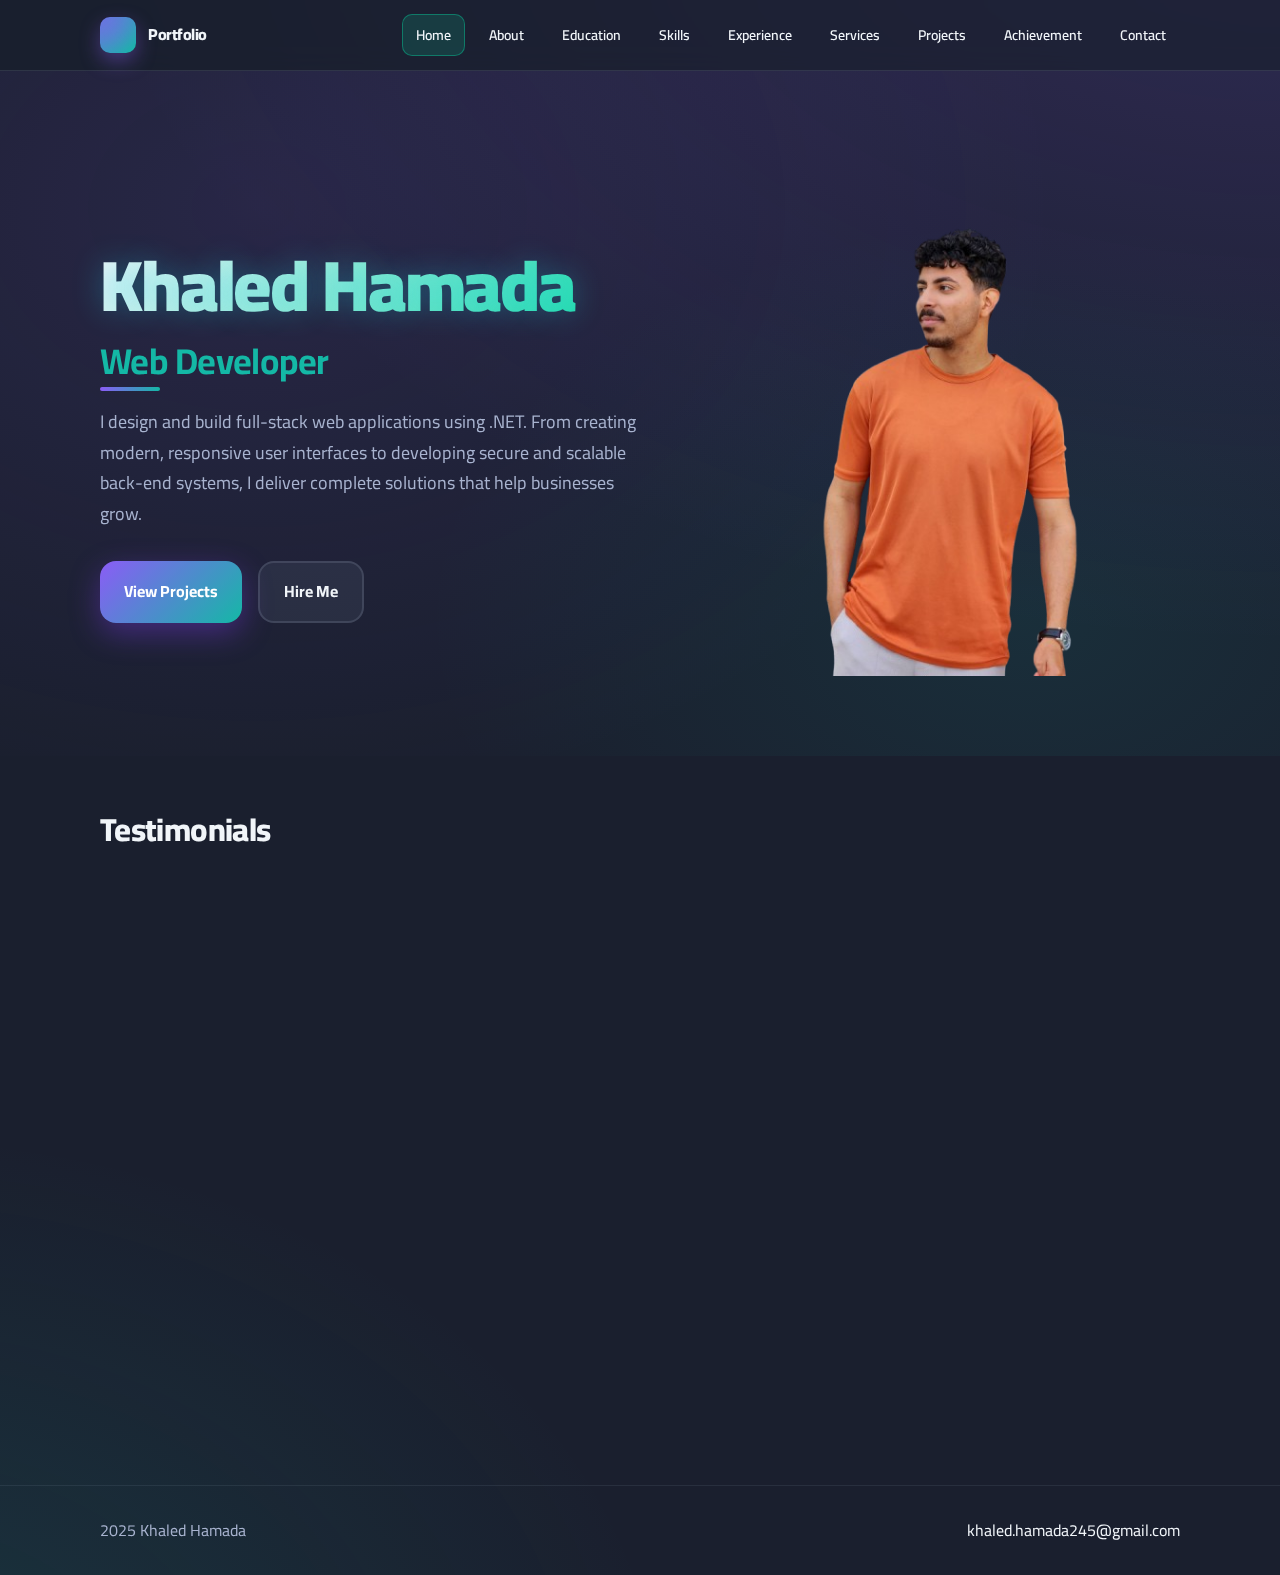
<file: index.html>
<!doctype html>
<html lang="en">

<head>
    <meta charset="utf-8">
    <meta name="viewport" content="width=device-width, initial-scale=1">
    <title>Portfolio — Home</title>
    <link rel="preconnect" href="https://fonts.googleapis.com">
    <link rel="preconnect" href="https://fonts.gstatic.com" crossorigin>
    <link
        href="https://fonts.googleapis.com/css2?family=Cairo:wght@400;600;700;800&family=Poppins:wght@400;600;700;800&display=swap"
        rel="stylesheet">
    <link rel="stylesheet" href="css/style.css">
</head>

<body>
    <header class="header">
        <div class="container nav">
            <div class="brand">
                <div class="logo"></div>
                <div>Portfolio</div>
            </div>
            <nav class="nav-links">
                <a href="index.html">Home</a>
                <a href="about.html">About</a>
                <a href="education.html">Education</a>
                <a href="skills.html">Skills</a>
                <a href="experience.html">Experience</a>
                <a href="services.html">Services</a>
                <a href="projects.html">Projects</a>
                <a href="achievements.html">Achievement</a>
                <a href="contact.html">Contact</a>
            </nav>
            <button class="menu-btn" aria-label="Menu">
                <svg class="menu-icon" viewBox="0 0 24 24" fill="none" stroke="currentColor" stroke-width="2"
                    stroke-linecap="round" stroke-linejoin="round">
                    <line x1="3" y1="12" x2="21" y2="12"></line>
                    <line x1="3" y1="6" x2="21" y2="6"></line>
                    <line x1="3" y1="18" x2="21" y2="18"></line>
                </svg>
            </button>
        </div>
    </header>

    <main>
        <section class="hero">
            <div class="container hero-inner">
                <div class="hero-content">
                    <h1 class="hero-name reveal">Khaled Hamada</h1>
                    <h2 class="hero-title reveal">Web Developer</h2>
                    <p class="hero-description reveal">I design and build full-stack web applications using .NET. From
                        creating modern, responsive user interfaces to developing secure and scalable back-end systems,
                        I deliver complete solutions that help businesses grow.</p>
                    <div class="hero-cta">
                        <a href="projects.html" class="btn btn-primary">View Projects</a>
                        <a href="contact.html" class="btn btn-ghost">Hire Me</a>
                    </div>
                </div>
                <div class="hero-image reveal">
                    <img src="images/home.png" alt="Khaled Hamada">
                </div>
            </div>
        </section>

        <section class="section small">
            <div class="container">
                <h2 class="section-title">Testimonials</h2>
                <div class="slider reveal">
                    <div class="slides">
                        <div class="slide">
                            <p>“Amazing to work with! Delivered on time and beyond expectations.”</p>
                            <p class="mt-16">Client</p>
                        </div>
                        <div class="slide">
                            <p>“Great communication and excellent technical skills.”</p>
                            <p class="mt-16">Founder</p>
                        </div>
                        <div class="slide">
                            <p>“Our traffic and conversions improved significantly.”</p>
                            <p class="mt-16">Leader</p>
                        </div>
                    </div>
                    <div class="slider-nav">
                        <button class="dot active" aria-label="Slide 1"></button>
                        <button class="dot" aria-label="Slide 2"></button>
                        <button class="dot" aria-label="Slide 3"></button>
                    </div>
                </div>
            </div>
        </section>

        <section class="section">
            <div class="container cta reveal">
                <h3 class="mt-0">Let's build something great</h3>
                <p class="mb-16">Ready to start your project? Get in touch and let's make it happen.</p>
                <a href="contact.html" class="btn btn-primary">Contact Me</a>
            </div>
        </section>
    </main>

    <footer class="footer">
        <div class="container footer-inner">
            <div> 2025 Khaled Hamada</div>
            <div><a href="mailto:khaled.hamada245@gmail.com">khaled.hamada245@gmail.com</a></div>
        </div>
    </footer>

    <button class="back-to-top" aria-label="Back to top">↑</button>
    <script>
        document.getElementById('year').textContent = new Date().getFullYear();
    </script>
    <script src="js/main.js"></script>
</body>

</html>
</file>
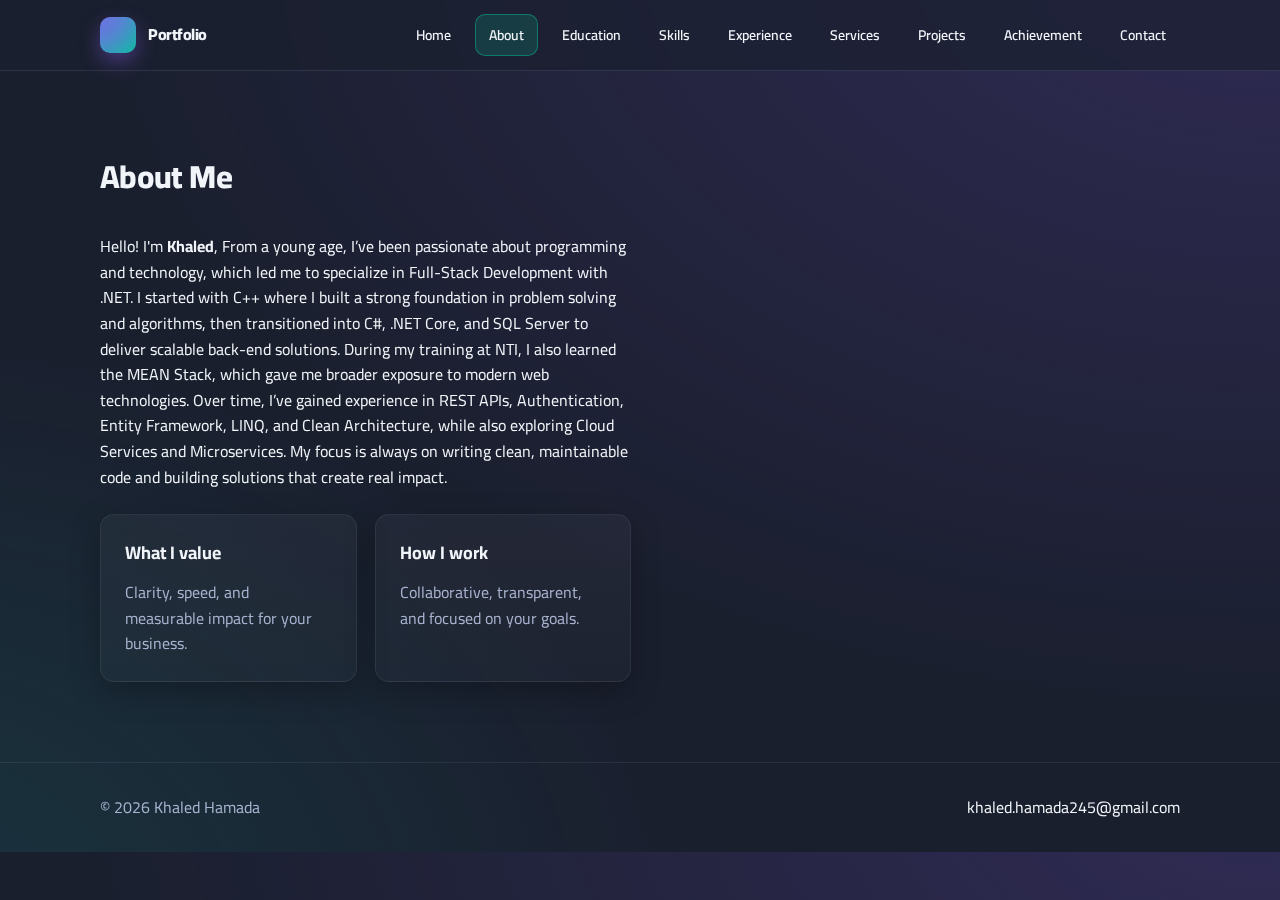
<file: about.html>
<!doctype html>
<html lang="en">

<head>
    <meta charset="utf-8">
    <meta name="viewport" content="width=device-width, initial-scale=1">
    <title>About — Portfolio</title>
    <link rel="preconnect" href="https://fonts.googleapis.com">
    <link rel="preconnect" href="https://fonts.gstatic.com" crossorigin>
    <link
        href="https://fonts.googleapis.com/css2?family=Cairo:wght@400;600;700;800&family=Poppins:wght@400;600;700;800&display=swap"
        rel="stylesheet">
    <link rel="stylesheet" href="css/style.css">
</head>

<body>
    <header class="header">
        <div class="container nav">
            <div class="brand">
                <div class="logo"></div>
                <div>Portfolio</div>
            </div>
            <nav class="nav-links">
                <a href="index.html">Home</a>
                <a href="about.html">About</a>
                <a href="education.html">Education</a>
                <a href="skills.html">Skills</a>
                <a href="experience.html">Experience</a>
                <a href="services.html">Services</a>
                <a href="projects.html">Projects</a>
                <a href="achievements.html">Achievement</a>
                <a href="contact.html">Contact</a>
            </nav>
            <button class="menu-btn" aria-label="Menu">
                <svg class="menu-icon" viewBox="0 0 24 24" fill="none" stroke="currentColor" stroke-width="2"
                    stroke-linecap="round" stroke-linejoin="round">
                    <line x1="3" y1="12" x2="21" y2="12"></line>
                    <line x1="3" y1="6" x2="21" y2="6"></line>
                    <line x1="3" y1="18" x2="21" y2="18"></line>
                </svg>
            </button>
        </div>
    </header>

    <main>
        <section class="section">
            <div class="container">
                <h1 class="section-title">About Me</h1>
                <div class="grid cols-2">
                    <div class="reveal">
                        <p>Hello! I'm <strong>Khaled</strong>, From a young age, I’ve been passionate about programming
                            and technology, which led me to specialize in Full-Stack Development with .NET.
                            I started with C++ where I built a strong foundation in problem solving and algorithms, then
                            transitioned into C#, .NET Core, and SQL Server to deliver scalable back-end solutions.
                            During my training at NTI, I also learned the MEAN Stack, which gave me broader exposure to
                            modern web technologies.
                            Over time, I’ve gained experience in REST APIs, Authentication, Entity Framework, LINQ, and
                            Clean Architecture, while also exploring Cloud Services and Microservices.
                            My focus is always on writing clean, maintainable code and building solutions that create
                            real impact.</p>
                        <div class="grid cols-2 mt-24">
                            <div class="card">
                                <div class="title">What I value</div>
                                <p class="desc">Clarity, speed, and measurable impact for your business.</p>
                            </div>
                            <div class="card">
                                <div class="title">How I work</div>
                                <p class="desc">Collaborative, transparent, and focused on your goals.</p>
                            </div>
                        </div>
                    </div>
                    <div class="hero-visual reveal">
                        <div class="blob one"></div>
                        <div class="blob two"></div>
                        <div class="blob three"></div>
                    </div>
                </div>
            </div>
        </section>
    </main>

    <footer class="footer">
        <div class="container footer-inner">
            <div>© <span id="year"></span> Khaled Hamada</div>
            <div><a href="mailto:you@example.com">khaled.hamada245@gmail.com</a></div>
        </div>
    </footer>
    <button class="back-to-top" aria-label="Back to top">↑</button>
    <script>document.getElementById('year').textContent = new Date().getFullYear();</script>
    <script src="js/main.js"></script>
</body>

</html>
</file>
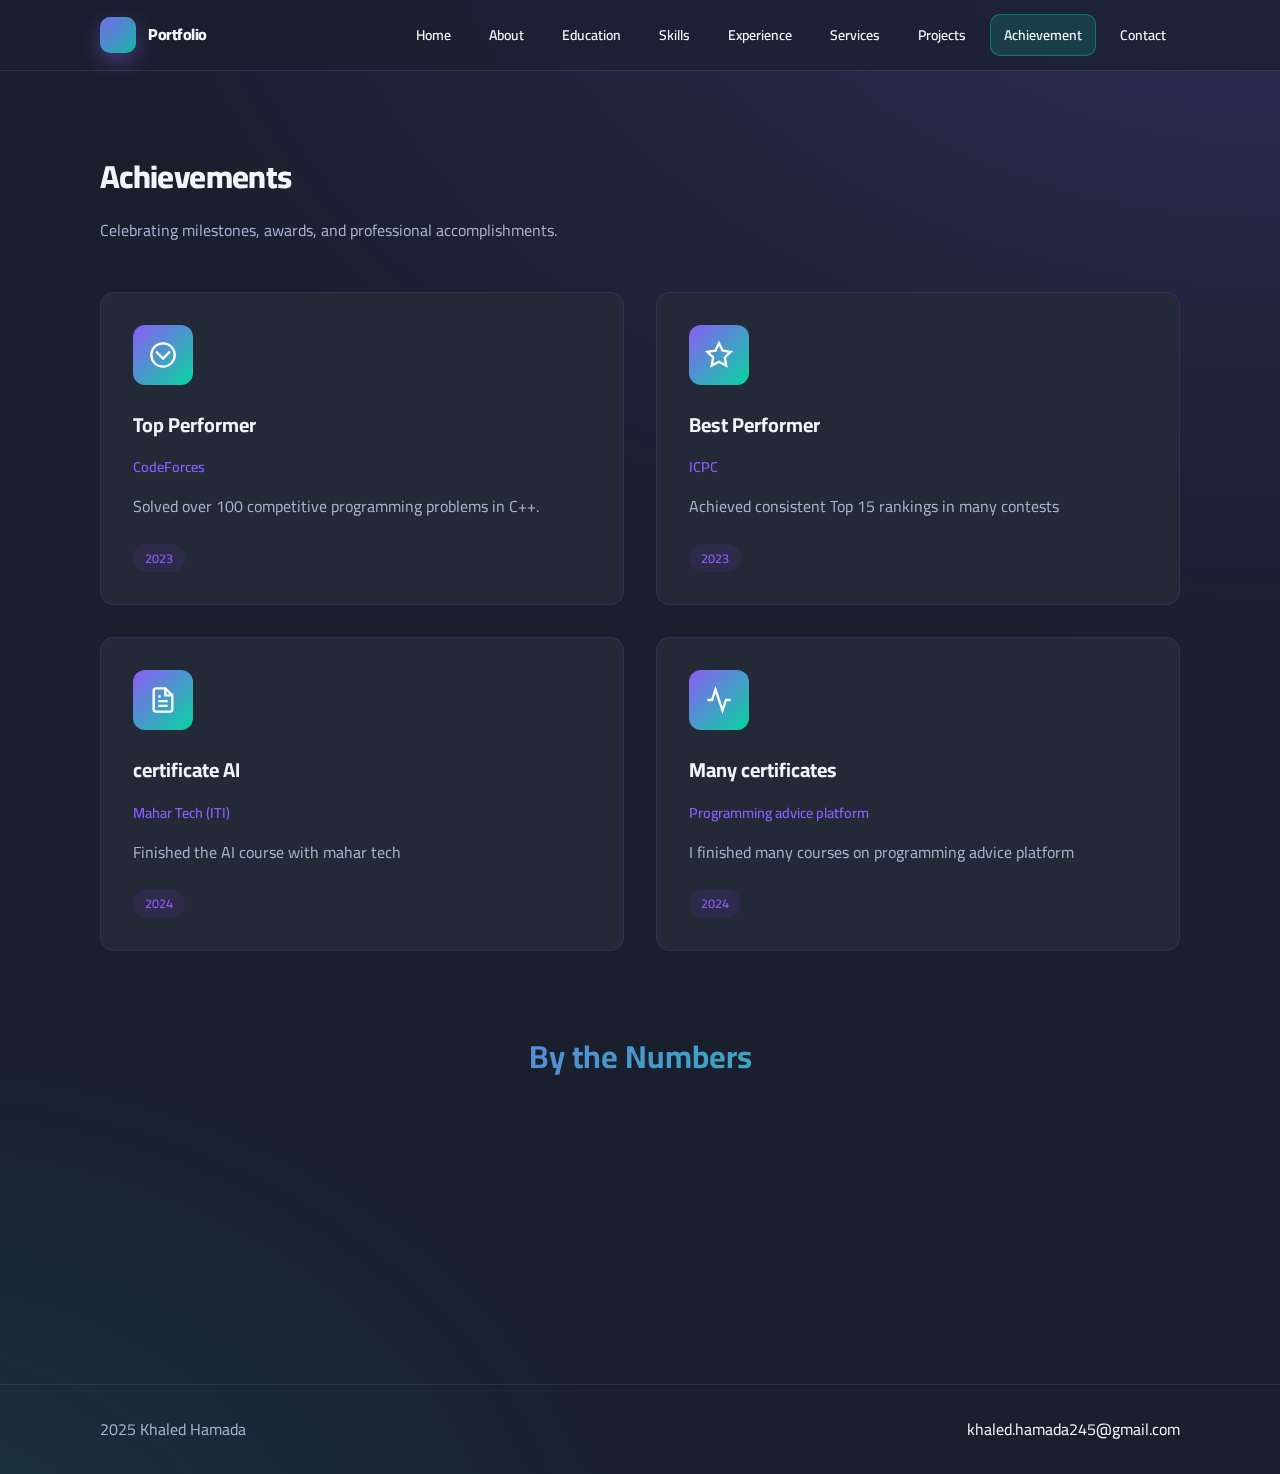
<file: achievements.html>
<!doctype html>
<html lang="en">

<head>
    <meta charset="utf-8">
    <meta name="viewport" content="width=device-width, initial-scale=1">
    <title>Achievements — Portfolio</title>
    <link rel="preconnect" href="https://fonts.googleapis.com">
    <link rel="preconnect" href="https://fonts.gstatic.com" crossorigin>
    <link
        href="https://fonts.googleapis.com/css2?family=Cairo:wght@400;600;700;800&family=Poppins:wght@400;600;700;800&display=swap"
        rel="stylesheet">
    <link rel="stylesheet" href="css/style.css">
</head>

<body>
    <header class="header">
        <div class="container nav">
            <div class="brand">
                <div class="logo"></div>
                <div>Portfolio</div>
            </div>
            <nav class="nav-links">
                <a href="index.html">Home</a>
                <a href="about.html">About</a>
                <a href="education.html">Education</a>
                <a href="skills.html">Skills</a>
                <a href="experience.html">Experience</a>
                <a href="services.html">Services</a>
                <a href="projects.html">Projects</a>
                <a href="achievements.html">Achievement</a>
                <a href="contact.html">Contact</a>
            </nav>
            <button class="menu-btn" aria-label="Menu">
                <svg class="menu-icon" viewBox="0 0 24 24" fill="none" stroke="currentColor" stroke-width="2"
                    stroke-linecap="round" stroke-linejoin="round">
                    <line x1="3" y1="12" x2="21" y2="12"></line>
                    <line x1="3" y1="6" x2="21" y2="6"></line>
                    <line x1="3" y1="18" x2="21" y2="18"></line>
                </svg>
            </button>
        </div>
    </header>

    <main>
        <section class="section">
            <div class="container">
                <h1 class="section-title">Achievements</h1>
                <p class="section-subtitle">Celebrating milestones, awards, and professional accomplishments.</p>

                <div class="achievements-grid">
                    <div class="achievement-card reveal">
                        <div class="achievement-icon">
                            <svg viewBox="0 0 24 24" fill="none" stroke="currentColor" stroke-width="2">
                                <path d="M6 9l6 6 6-6" />
                                <circle cx="12" cy="12" r="10" />
                            </svg>
                        </div>
                        <div class="achievement-content">
                            <h3 class="achievement-title">Top Performer</h3>
                            <p class="achievement-org">CodeForces</p>
                            <p class="achievement-desc">Solved over 100 competitive programming problems in C++.</p>
                            <span class="achievement-year">2023</span>
                        </div>
                    </div>

                    <div class="achievement-card reveal">
                        <div class="achievement-icon">
                            <svg viewBox="0 0 24 24" fill="none" stroke="currentColor" stroke-width="2">
                                <polygon
                                    points="12,2 15.09,8.26 22,9.27 17,14.14 18.18,21.02 12,17.77 5.82,21.02 7,14.14 2,9.27 8.91,8.26" />
                            </svg>
                        </div>
                        <div class="achievement-content">
                            <h3 class="achievement-title">Best Performer</h3>
                            <p class="achievement-org">ICPC</p>
                            <p class="achievement-desc">Achieved consistent Top 15 rankings in many contests</p>
                            <span class="achievement-year">2023</span>
                        </div>
                    </div>

                    <div class="achievement-card reveal">
                        <div class="achievement-icon">
                            <svg viewBox="0 0 24 24" fill="none" stroke="currentColor" stroke-width="2">
                                <path d="M14 2H6a2 2 0 0 0-2 2v16a2 2 0 0 0 2 2h12a2 2 0 0 0 2-2V8z" />
                                <polyline points="14,2 14,8 20,8" />
                                <line x1="16" y1="13" x2="8" y2="13" />
                                <line x1="16" y1="17" x2="8" y2="17" />
                                <polyline points="10,9 9,9 8,9" />
                            </svg>
                        </div>
                        <div class="achievement-content">
                            <h3 class="achievement-title">certificate AI</h3>
                            <p class="achievement-org">Mahar Tech (ITI)</p>
                            <p class="achievement-desc">Finished the AI course with mahar tech </p>
                            <span class="achievement-year">2024</span>
                        </div>
                    </div>

                    <div class="achievement-card reveal">
                        <div class="achievement-icon">
                            <svg viewBox="0 0 24 24" fill="none" stroke="currentColor" stroke-width="2">
                                <path d="M22 12h-4l-3 9L9 3l-3 9H2" />
                            </svg>
                        </div>
                        <div class="achievement-content">
                            <h3 class="achievement-title">Many certificates</h3>
                            <p class="achievement-org">Programming advice platform</p>
                            <p class="achievement-desc">I finished many courses on programming advice platform</p>
                            <span class="achievement-year">2024</span>
                        </div>
                    </div>

                    <!-- <div class="achievement-card reveal">
                        <div class="achievement-icon">
                            <svg viewBox="0 0 24 24" fill="none" stroke="currentColor" stroke-width="2">
                                <circle cx="12" cy="12" r="10" />
                                <polyline points="12,6 12,12 16,14" />
                            </svg>
                        </div>
                        <div class="achievement-content">
                            <h3 class="achievement-title">Project Delivery Excellence</h3>
                            <p class="achievement-org">Client Recognition</p>
                            <p class="achievement-desc">Delivered 15+ projects on time with 98% client satisfaction rate
                            </p>
                            <span class="achievement-year">2021-2024</span>
                        </div>
                    </div> -->

                    <!-- <div class="achievement-card reveal">
                        <div class="achievement-icon">
                            <svg viewBox="0 0 24 24" fill="none" stroke="currentColor" stroke-width="2">
                                <path d="M17 21v-2a4 4 0 0 0-4-4H5a4 4 0 0 0-4 4v2" />
                                <circle cx="9" cy="7" r="4" />
                                <path d="M23 21v-2a4 4 0 0 0-3-3.87" />
                                <path d="M16 3.13a4 4 0 0 1 0 7.75" />
                            </svg>
                        </div>
                        <div class="achievement-content">
                            <h3 class="achievement-title">Team Leadership Award</h3>
                            <p class="achievement-org">Development Team</p>
                            <p class="achievement-desc">Led cross-functional teams of 5+ developers on major projects
                            </p>
                            <span class="achievement-year">2023</span>
                        </div>
                    </div> -->
                </div>

                <div class="stats-section">
                    <h2 class="stats-title">By the Numbers</h2>
                    <div class="stats-grid">
                        <div class="stat-item reveal">
                            <div class="stat-number">4</div>
                            <div class="stat-label">Projects Completed</div>
                        </div>
                        <div class="stat-item reveal">
                            <div class="stat-number">1</div>
                            <div class="stat-label">Year Experience</div>
                        </div>
                    </div>
                </div>
            </div>
        </section>
    </main>

    <footer class="footer">
        <div class="container footer-inner">
            <div> 2025 Khaled Hamada</div>
            <div><a href="mailto:khaled.hamada245@gmail.com">khaled.hamada245@gmail.com</a></div>
        </div>
    </footer>
    <button class="back-to-top" aria-label="Back to top">↑</button>
    <script>document.getElementById('year').textContent = new Date().getFullYear();</script>
    <script src="js/main.js"></script>
</body>

</html>
</file>
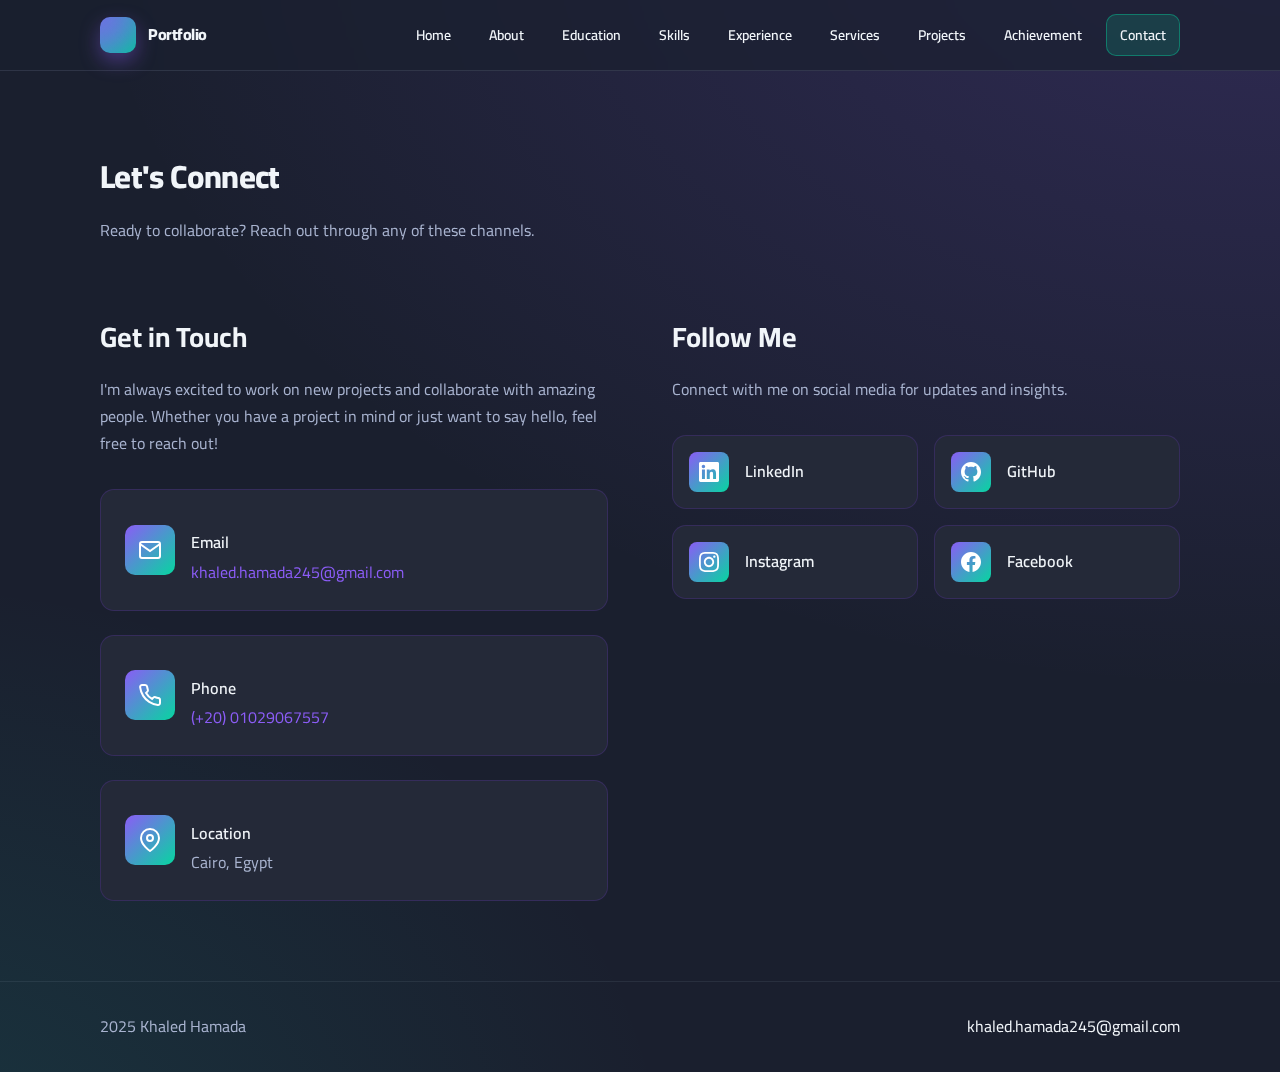
<file: contact.html>
<!doctype html>
<html lang="en">

<head>
    <meta charset="utf-8">
    <meta name="viewport" content="width=device-width, initial-scale=1">
    <title>Contact — Portfolio</title>
    <link rel="preconnect" href="https://fonts.googleapis.com">
    <link rel="preconnect" href="https://fonts.gstatic.com" crossorigin>
    <link
        href="https://fonts.googleapis.com/css2?family=Cairo:wght@400;600;700;800&family=Poppins:wght@400;600;700;800&display=swap"
        rel="stylesheet">
    <link rel="stylesheet" href="css/style.css">
</head>

<body>
    <header class="header">
        <div class="container nav">
            <div class="brand">
                <div class="logo"></div>
                <div>Portfolio</div>
            </div>
            <nav class="nav-links">
                <a href="index.html">Home</a>
                <a href="about.html">About</a>
                <a href="education.html">Education</a>
                <a href="skills.html">Skills</a>
                <a href="experience.html">Experience</a>
                <a href="services.html">Services</a>
                <a href="projects.html">Projects</a>
                <a href="achievements.html">Achievement</a>
                <a href="contact.html">Contact</a>
            </nav>
            <button class="menu-btn" aria-label="Menu">
                <svg class="menu-icon" viewBox="0 0 24 24" fill="none" stroke="currentColor" stroke-width="2"
                    stroke-linecap="round" stroke-linejoin="round">
                    <line x1="3" y1="12" x2="21" y2="12"></line>
                    <line x1="3" y1="6" x2="21" y2="6"></line>
                    <line x1="3" y1="18" x2="21" y2="18"></line>
                </svg>
            </button>
        </div>
    </header>

    <main>
        <section class="section">
            <div class="container">
                <h1 class="section-title">Let's Connect</h1>
                <p class="section-subtitle">Ready to collaborate? Reach out through any of these channels.</p>

                <div class="contact-container">
                    <div class="contact-info reveal">
                        <h2 class="contact-heading">Get in Touch</h2>
                        <p class="contact-description">
                            I'm always excited to work on new projects and collaborate with amazing people.
                            Whether you have a project in mind or just want to say hello, feel free to reach out!
                        </p>

                        <div class="contact-methods">
                            <div class="contact-method">
                                <div class="contact-icon">
                                    <svg viewBox="0 0 24 24" fill="none" stroke="currentColor" stroke-width="2">
                                        <path
                                            d="M4 4h16c1.1 0 2 .9 2 2v12c0 1.1-.9 2-2 2H4c-1.1 0-2-.9-2-2V6c0-1.1.9-2 2-2z" />
                                        <polyline points="22,6 12,13 2,6" />
                                    </svg>
                                </div>
                                <div class="contact-details">
                                    <h3>Email</h3>
                                    <a href="mailto:khaled.hamada245@gmail.com">khaled.hamada245@gmail.com</a>
                                </div>
                            </div>

                            <div class="contact-method">
                                <div class="contact-icon">
                                    <svg viewBox="0 0 24 24" fill="none" stroke="currentColor" stroke-width="2">
                                        <path
                                            d="M22 16.92v3a2 2 0 0 1-2.18 2 19.79 19.79 0 0 1-8.63-3.07 19.5 19.5 0 0 1-6-6 19.79 19.79 0 0 1-3.07-8.67A2 2 0 0 1 4.11 2h3a2 2 0 0 1 2 1.72 12.84 12.84 0 0 0 .7 2.81 2 2 0 0 1-.45 2.11L8.09 9.91a16 16 0 0 0 6 6l1.27-1.27a2 2 0 0 1 2.11-.45 12.84 12.84 0 0 0 2.81.7A2 2 0 0 1 22 16.92z" />
                                    </svg>
                                </div>
                                <div class="contact-details">
                                    <h3>Phone</h3>
                                    <a href="tel:+201029067557">(+20) 01029067557</a>
                                </div>
                            </div>

                            <div class="contact-method">
                                <div class="contact-icon">
                                    <svg viewBox="0 0 24 24" fill="none" stroke="currentColor" stroke-width="2">
                                        <path d="M21 10c0 7-9 13-9 13s-9-6-9-13a9 9 0 0 1 18 0z" />
                                        <circle cx="12" cy="10" r="3" />
                                    </svg>
                                </div>
                                <div class="contact-details">
                                    <h3>Location</h3>
                                    <span>Cairo, Egypt</span>
                                </div>
                            </div>
                        </div>
                    </div>

                    <div class="social-section reveal">
                        <h2 class="social-heading">Follow Me</h2>
                        <p class="social-description">Connect with me on social media for updates and insights.</p>

                        <div class="social-links">
                            <a href="https://www.linkedin.com/in/khaled-hamada-hassan" class="social-link"
                                target="_blank" rel="noopener">
                                <div class="social-icon">
                                    <svg viewBox="0 0 24 24" fill="currentColor">
                                        <path
                                            d="M20.447 20.452h-3.554v-5.569c0-1.328-.027-3.037-1.852-3.037-1.853 0-2.136 1.445-2.136 2.939v5.667H9.351V9h3.414v1.561h.046c.477-.9 1.637-1.85 3.37-1.85 3.601 0 4.267 2.37 4.267 5.455v6.286zM5.337 7.433c-1.144 0-2.063-.926-2.063-2.065 0-1.138.92-2.063 2.063-2.063 1.14 0 2.064.925 2.064 2.063 0 1.139-.925 2.065-2.064 2.065zm1.782 13.019H3.555V9h3.564v11.452zM22.225 0H1.771C.792 0 0 .774 0 1.729v20.542C0 23.227.792 24 1.771 24h20.451C23.2 24 24 23.227 24 22.271V1.729C24 .774 23.2 0 22.222 0h.003z" />
                                    </svg>
                                </div>
                                <span>LinkedIn</span>
                            </a>

                            <a href="https://github.com/khaled22205" class="social-link" target="_blank" rel="noopener">
                                <div class="social-icon">
                                    <svg viewBox="0 0 24 24" fill="currentColor">
                                        <path
                                            d="M12 0c-6.626 0-12 5.373-12 12 0 5.302 3.438 9.8 8.207 11.387.599.111.793-.261.793-.577v-2.234c-3.338.726-4.033-1.416-4.033-1.416-.546-1.387-1.333-1.756-1.333-1.756-1.089-.745.083-.729.083-.729 1.205.084 1.839 1.237 1.839 1.237 1.07 1.834 2.807 1.304 3.492.997.107-.775.418-1.305.762-1.604-2.665-.305-5.467-1.334-5.467-5.931 0-1.311.469-2.381 1.236-3.221-.124-.303-.535-1.524.117-3.176 0 0 1.008-.322 3.301 1.23.957-.266 1.983-.399 3.003-.404 1.02.005 2.047.138 3.006.404 2.291-1.552 3.297-1.23 3.297-1.23.653 1.653.242 2.874.118 3.176.77.84 1.235 1.911 1.235 3.221 0 4.609-2.807 5.624-5.479 5.921.43.372.823 1.102.823 2.222v3.293c0 .319.192.694.801.576 4.765-1.589 8.199-6.086 8.199-11.386 0-6.627-5.373-12-12-12z" />
                                    </svg>
                                </div>
                                <span>GitHub</span>
                            </a>

                            <a href="https://www.instagram.com/khaled_.hamada_?igsh=ZmJmMHJxM2pjNjBw"
                                class="social-link" target="_blank" rel="noopener">
                                <div class="social-icon">
                                    <svg viewBox="0 0 24 24" fill="currentColor">
                                        <path
                                            d="M12 2.163c3.204 0 3.584.012 4.85.07 3.252.148 4.771 1.691 4.919 4.919.058 1.265.069 1.645.069 4.849 0 3.205-.012 3.584-.069 4.849-.149 3.225-1.664 4.771-4.919 4.919-1.266.058-1.644.07-4.85.07-3.204 0-3.584-.012-4.849-.07-3.26-.149-4.771-1.699-4.919-4.92-.058-1.265-.07-1.644-.07-4.849 0-3.204.013-3.583.07-4.849.149-3.227 1.664-4.771 4.919-4.919 1.266-.057 1.645-.069 4.849-.069zm0-2.163c-3.259 0-3.667.014-4.947.072-4.358.2-6.78 2.618-6.98 6.98-.059 1.281-.073 1.689-.073 4.948 0 3.259.014 3.668.072 4.948.2 4.358 2.618 6.78 6.98 6.98 1.281.058 1.689.072 4.948.072 3.259 0 3.668-.014 4.948-.072 4.354-.2 6.782-2.618 6.979-6.98.059-1.28.073-1.689.073-4.948 0-3.259-.014-3.667-.072-4.947-.196-4.354-2.617-6.78-6.979-6.98-1.281-.059-1.69-.073-4.949-.073zm0 5.838c-3.403 0-6.162 2.759-6.162 6.162s2.759 6.163 6.162 6.163 6.162-2.759 6.162-6.163c0-3.403-2.759-6.162-6.162-6.162zm0 10.162c-2.209 0-4-1.79-4-4 0-2.209 1.791-4 4-4s4 1.791 4 4c0 2.21-1.791 4-4 4zm6.406-11.845c-.796 0-1.441.645-1.441 1.44s.645 1.44 1.441 1.44c.795 0 1.439-.645 1.439-1.44s-.644-1.44-1.439-1.44z" />
                                    </svg>
                                </div>
                                <span>Instagram</span>
                            </a>

                            <a href="https://www.facebook.com/share/1VqoYsbWMU/" class="social-link" target="_blank"
                                rel="noopener">
                                <div class="social-icon">
                                    <svg viewBox="0 0 24 24" fill="currentColor">
                                        <path
                                            d="M24 12.073c0-6.627-5.373-12-12-12s-12 5.373-12 12c0 5.99 4.388 10.954 10.125 11.854v-8.385H7.078v-3.47h3.047V9.43c0-3.007 1.792-4.669 4.533-4.669 1.312 0 2.686.235 2.686.235v2.953H15.83c-1.491 0-1.956.925-1.956 1.874v2.25h3.328l-.532 3.47h-2.796v8.385C19.612 23.027 24 18.062 24 12.073z" />
                                    </svg>
                                </div>
                                <span>Facebook</span>
                            </a>

                        </div>
                    </div>
                </div>
            </div>
        </section>
    </main>

    <footer class="footer">
        <div class="container footer-inner">
            <div> 2025 Khaled Hamada</div>
            <div><a href="mailto:khaled.hamada245@gmail.com">khaled.hamada245@gmail.com</a></div>
        </div>
    </footer>
    <button class="back-to-top" aria-label="Back to top">↑</button>
    <script>document.getElementById('year').textContent = new Date().getFullYear();</script>
    <script src="js/main.js"></script>
</body>

</html>
</file>
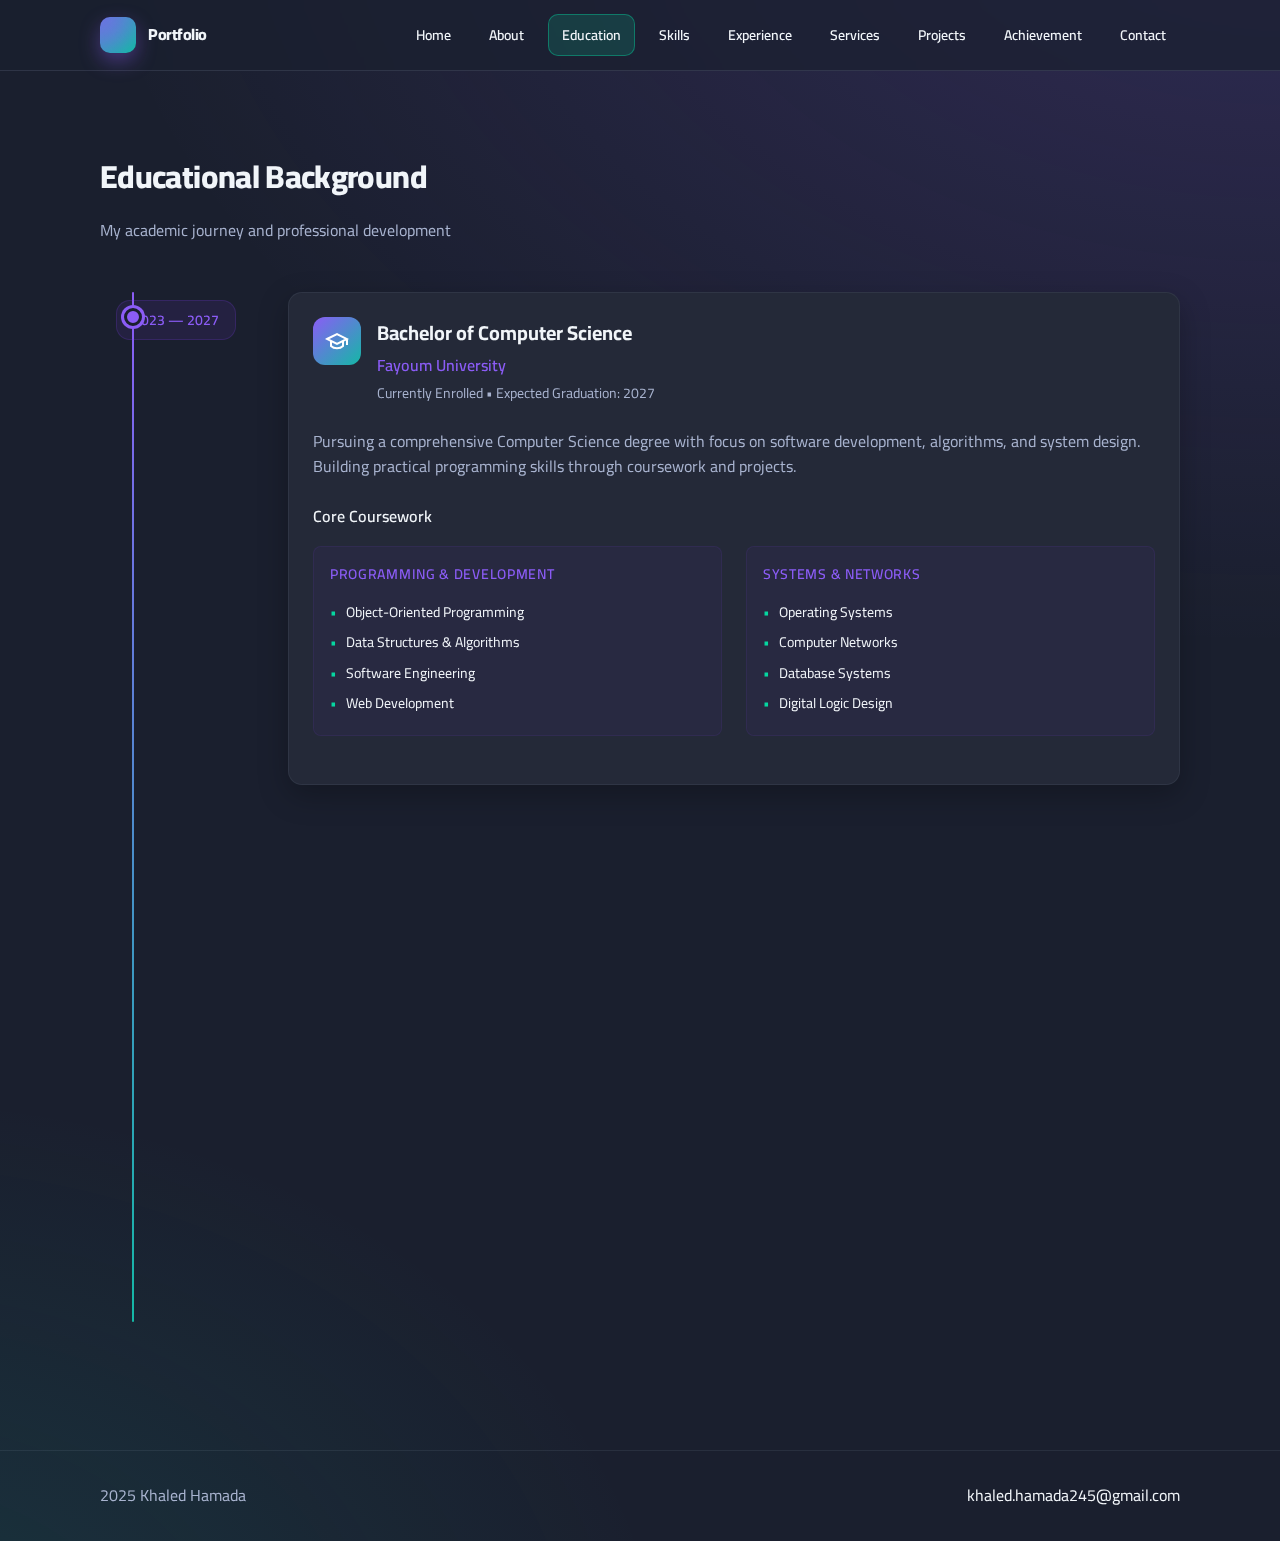
<file: education.html>
<!doctype html>
<html lang="en">

<head>
    <meta charset="utf-8">
    <meta name="viewport" content="width=device-width, initial-scale=1">
    <title>Education — Portfolio</title>
    <link rel="preconnect" href="https://fonts.googleapis.com">
    <link rel="preconnect" href="https://fonts.gstatic.com" crossorigin>
    <link
        href="https://fonts.googleapis.com/css2?family=Cairo:wght@400;600;700;800&family=Poppins:wght@400;600;700;800&display=swap"
        rel="stylesheet">
    <link rel="stylesheet" href="css/style.css">
</head>

<body>
    <header class="header">
        <div class="container nav">
            <div class="brand">
                <div class="logo"></div>
                <div>Portfolio</div>
            </div>
            <nav class="nav-links">
                <a href="index.html">Home</a>
                <a href="about.html">About</a>
                <a href="education.html">Education</a>
                <a href="skills.html">Skills</a>
                <a href="experience.html">Experience</a>
                <a href="services.html">Services</a>
                <a href="projects.html">Projects</a>
                <a href="achievements.html">Achievement</a>
                <a href="contact.html">Contact</a>
            </nav>
            <button class="menu-btn" aria-label="Menu">
                <svg class="menu-icon" viewBox="0 0 24 24" fill="none" stroke="currentColor" stroke-width="2"
                    stroke-linecap="round" stroke-linejoin="round">
                    <line x1="3" y1="12" x2="21" y2="12"></line>
                    <line x1="3" y1="6" x2="21" y2="6"></line>
                    <line x1="3" y1="18" x2="21" y2="18"></line>
                </svg>
            </button>
        </div>
    </header>

    <main>
        <section class="section">
            <div class="container">
                <h1 class="section-title">Educational Background</h1>
                <p class="section-subtitle">My academic journey and professional development</p>

                <div class="education-timeline">
                    <div class="education-item reveal">
                        <div class="education-date">
                            <span class="date-badge">2023 — 2027</span>
                        </div>
                        <div class="education-content">
                            <div class="institution-header">
                                <div class="institution-logo">
                                    <svg viewBox="0 0 24 24" fill="none" stroke="currentColor" stroke-width="2">
                                        <path d="M22 10v6M2 10l10-5 10 5-10 5z" />
                                        <path d="M6 12v5c3 3 9 3 12 0v-5" />
                                    </svg>
                                </div>
                                <div class="institution-info">
                                    <h3 class="degree-title">Bachelor of Computer Science</h3>
                                    <h4 class="institution-name">Fayoum University</h4>
                                    <p class="degree-status">Currently Enrolled • Expected Graduation: 2027</p>
                                </div>
                            </div>
                            <div class="education-description">
                                <p>Pursuing a comprehensive Computer Science degree with focus on software development,
                                    algorithms, and system design. Building practical programming skills through
                                    coursework and projects.</p>

                                <div class="coursework-section">
                                    <h4>Core Coursework</h4>
                                    <div class="coursework-grid">
                                        <div class="course-category">
                                            <h5>Programming & Development</h5>
                                            <ul>
                                                <li>Object-Oriented Programming</li>
                                                <li>Data Structures & Algorithms</li>
                                                <li>Software Engineering</li>
                                                <li>Web Development</li>
                                            </ul>
                                        </div>
                                        <div class="course-category">
                                            <h5>Systems & Networks</h5>
                                            <ul>
                                                <li>Operating Systems</li>
                                                <li>Computer Networks</li>
                                                <li>Database Systems</li>
                                                <li>Digital Logic Design</li>
                                            </ul>
                                        </div>
                                    </div>
                                </div>
                            </div>
                        </div>
                    </div>

                    <div class="education-item reveal">
                        <div class="education-date">
                            <span class="date-badge">Summer 2025</span>
                        </div>
                        <div class="education-content">
                            <div class="institution-header">
                                <div class="institution-logo">
                                    <svg viewBox="0 0 24 24" fill="none" stroke="currentColor" stroke-width="2">
                                        <rect x="2" y="3" width="20" height="14" rx="2" ry="2" />
                                        <line x1="8" y1="21" x2="16" y2="21" />
                                        <line x1="12" y1="17" x2="12" y2="21" />
                                    </svg>
                                </div>
                                <div class="institution-info">
                                    <h3 class="degree-title">MEAN Stack Development Training</h3>
                                    <h4 class="institution-name">National Telecommunication Institute (NTI)</h4>
                                    <p class="degree-status">Intensive Summer Program • Completed</p>
                                </div>
                            </div>
                            <div class="education-description">
                                <p>Intensive full-stack web development training program focusing on modern JavaScript
                                    technologies. Gained hands-on experience building complete web applications.</p>

                                <div class="coursework-section">
                                    <h4>Technical Skills Covered</h4>
                                    <div class="tech-modules">
                                        <div class="tech-module">
                                            <div class="module-icon">M</div>
                                            <div class="module-content">
                                                <h5>MongoDB</h5>
                                                <p>NoSQL database design and operations</p>
                                            </div>
                                        </div>
                                        <div class="tech-module">
                                            <div class="module-icon">E</div>
                                            <div class="module-content">
                                                <h5>Express.js</h5>
                                                <p>RESTful API development and routing</p>
                                            </div>
                                        </div>
                                        <div class="tech-module">
                                            <div class="module-icon">A</div>
                                            <div class="module-content">
                                                <h5>Angular</h5>
                                                <p>Component-based frontend development</p>
                                            </div>
                                        </div>
                                        <div class="tech-module">
                                            <div class="module-icon">N</div>
                                            <div class="module-content">
                                                <h5>Node.js</h5>
                                                <p>Server-side JavaScript programming</p>
                                            </div>
                                        </div>
                                    </div>
                                </div>
                            </div>
                        </div>
                    </div>
                </div>
            </div>
        </section>
    </main>

    <footer class="footer">
        <div class="container footer-inner">
            <div> 2025 Khaled Hamada</div>
            <div><a href="mailto:khaled.hamada245@gmail.com">khaled.hamada245@gmail.com</a></div>
        </div>
    </footer>
    <button class="back-to-top" aria-label="Back to top">↑</button>
    <script>document.getElementById('year').textContent = new Date().getFullYear();</script>
    <script src="js/main.js"></script>
</body>

</html>
</file>
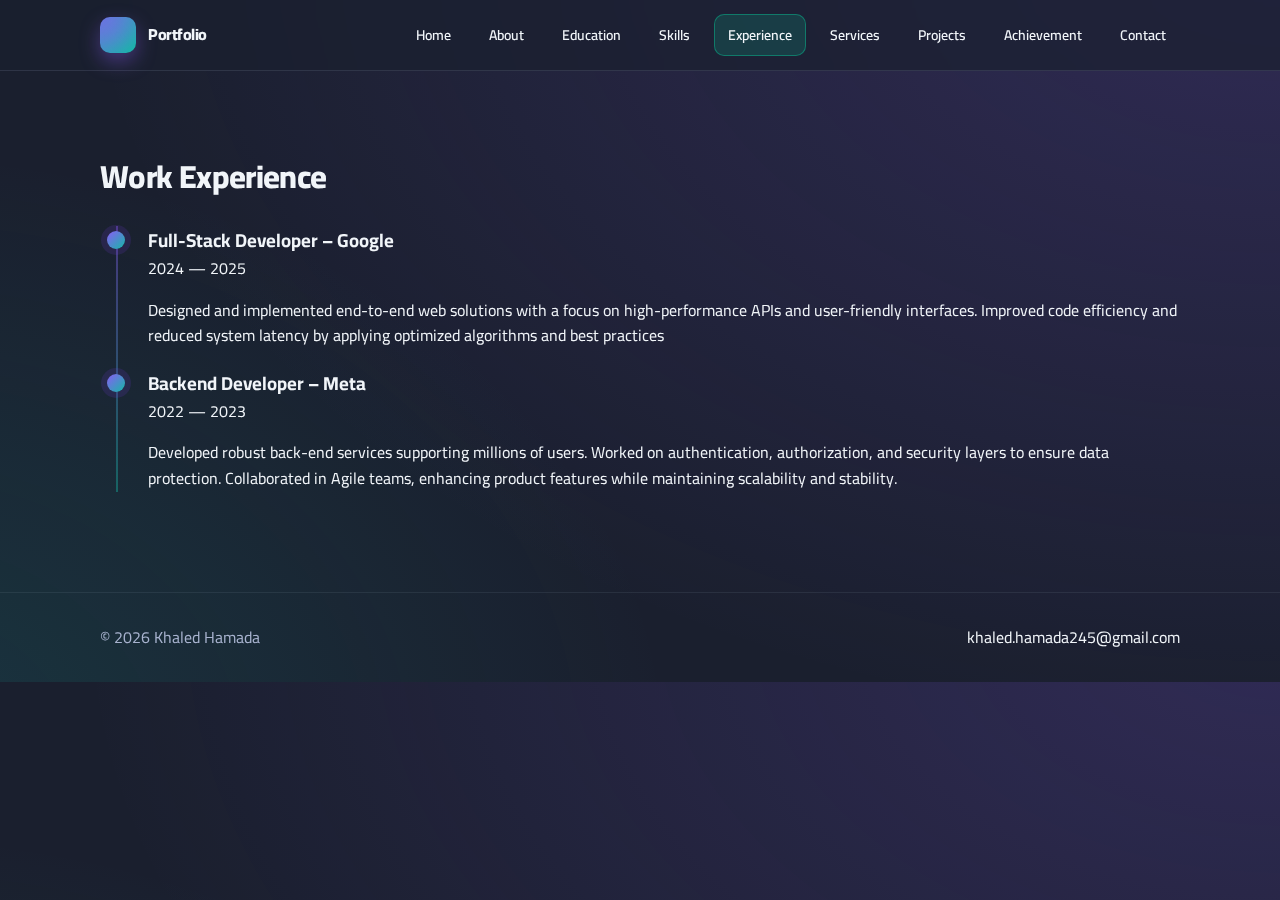
<file: experience.html>
<!doctype html>
<html lang="en">

<head>
    <meta charset="utf-8">
    <meta name="viewport" content="width=device-width, initial-scale=1">
    <title>Experience — Portfolio</title>
    <link rel="preconnect" href="https://fonts.googleapis.com">
    <link rel="preconnect" href="https://fonts.gstatic.com" crossorigin>
    <link
        href="https://fonts.googleapis.com/css2?family=Cairo:wght@400;600;700;800&family=Poppins:wght@400;600;700;800&display=swap"
        rel="stylesheet">
    <link rel="stylesheet" href="css/style.css">
</head>

<body>
    <header class="header">
        <div class="container nav">
            <div class="brand">
                <div class="logo"></div>
                <div>Portfolio</div>
            </div>
            <nav class="nav-links">
                <a href="index.html">Home</a>
                <a href="about.html">About</a>
                <a href="education.html">Education</a>
                <a href="skills.html">Skills</a>
                <a href="experience.html">Experience</a>
                <a href="services.html">Services</a>
                <a href="projects.html">Projects</a>
                <a href="achievements.html">Achievement</a>
                <a href="contact.html">Contact</a>
            </nav>
            <button class="menu-btn" aria-label="Menu">
                <svg class="menu-icon" viewBox="0 0 24 24" fill="none" stroke="currentColor" stroke-width="2"
                    stroke-linecap="round" stroke-linejoin="round">
                    <line x1="3" y1="12" x2="21" y2="12"></line>
                    <line x1="3" y1="6" x2="21" y2="6"></line>
                    <line x1="3" y1="18" x2="21" y2="18"></line>
                </svg>
            </button>
        </div>
    </header>

    <main>
        <section class="section">
            <div class="container">
                <h1 class="section-title">Work Experience</h1>

                <div class="timeline mt-24">
                    <div class="timeline-item reveal">
                        <h3 class="mt-0 mb-0">Full-Stack Developer – Google</h3>
                        <p class="mt-0 mb-0">2024 — 2025</p>
                        <p class="mt-16">Designed and implemented end-to-end web solutions with a focus on
                            high-performance APIs and user-friendly interfaces. Improved code efficiency and reduced
                            system latency by applying optimized algorithms and best practices</p>
                    </div>
                    <div class="timeline-item reveal">
                        <h3 class="mt-0 mb-0">Backend Developer – Meta </h3>
                        <p class="mt-0 mb-0">2022 — 2023</p>
                        <p class="mt-16">Developed robust back-end services supporting millions of users. Worked on
                            authentication, authorization, and security layers to ensure data protection. Collaborated
                            in Agile teams, enhancing product features while maintaining scalability and stability.</p>
                    </div>
                </div>
            </div>
        </section>
    </main>

    <footer class="footer">
        <div class="container footer-inner">
            <div>© <span id="year"></span> Khaled Hamada</div>
            <div><a href="mailto:you@example.com">khaled.hamada245@gmail.com</a></div>
        </div>
    </footer>
    <button class="back-to-top" aria-label="Back to top">↑</button>
    <script>document.getElementById('year').textContent = new Date().getFullYear();</script>
    <script src="js/main.js"></script>
</body>

</html>
</file>
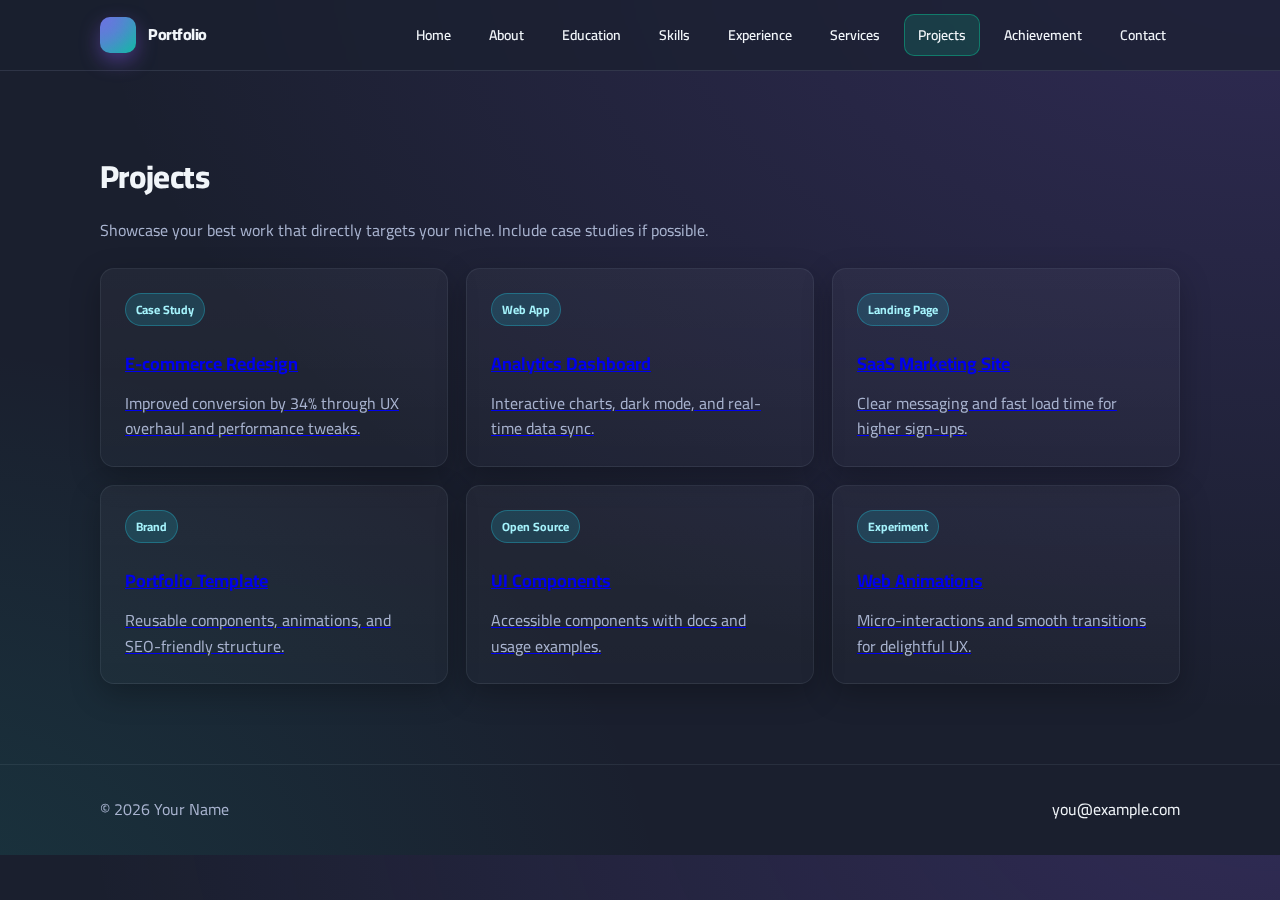
<file: projects.html>
<!doctype html>
<html lang="en">

<head>
    <meta charset="utf-8">
    <meta name="viewport" content="width=device-width, initial-scale=1">
    <title>Projects — Portfolio</title>
    <link rel="preconnect" href="https://fonts.googleapis.com">
    <link rel="preconnect" href="https://fonts.gstatic.com" crossorigin>
    <link
        href="https://fonts.googleapis.com/css2?family=Cairo:wght@400;600;700;800&family=Poppins:wght@400;600;700;800&display=swap"
        rel="stylesheet">
    <link rel="stylesheet" href="css/style.css">
</head>

<body>
    <header class="header">
        <div class="container nav">
            <div class="brand">
                <div class="logo"></div>
                <div>Portfolio</div>
            </div>
            <nav class="nav-links">
                <a href="index.html">Home</a>
                <a href="about.html">About</a>
                <a href="education.html">Education</a>
                <a href="skills.html">Skills</a>
                <a href="experience.html">Experience</a>
                <a href="services.html">Services</a>
                <a href="projects.html">Projects</a>
                <a href="achievements.html">Achievement</a>
                <a href="contact.html">Contact</a>
            </nav>
            <button class="menu-btn" aria-label="Menu">
                <svg class="menu-icon" viewBox="0 0 24 24" fill="none" stroke="currentColor" stroke-width="2"
                    stroke-linecap="round" stroke-linejoin="round">
                    <line x1="3" y1="12" x2="21" y2="12"></line>
                    <line x1="3" y1="6" x2="21" y2="6"></line>
                    <line x1="3" y1="18" x2="21" y2="18"></line>
                </svg>
            </button>
        </div>
    </header>

    <main>
        <section class="section">
            <div class="container">
                <h1 class="section-title">Projects</h1>
                <p class="section-subtitle">Showcase your best work that directly targets your niche. Include case
                    studies if possible.</p>

                <div class="grid cols-3 mt-24">
                    <a class="card reveal" href="#" target="_blank" rel="noopener">
                        <span class="badge">Case Study</span>
                        <h3 class="title">E-commerce Redesign</h3>
                        <p class="desc">Improved conversion by 34% through UX overhaul and performance tweaks.</p>
                    </a>
                    <a class="card reveal" href="#" target="_blank" rel="noopener">
                        <span class="badge">Web App</span>
                        <h3 class="title">Analytics Dashboard</h3>
                        <p class="desc">Interactive charts, dark mode, and real-time data sync.</p>
                    </a>
                    <a class="card reveal" href="#" target="_blank" rel="noopener">
                        <span class="badge">Landing Page</span>
                        <h3 class="title">SaaS Marketing Site</h3>
                        <p class="desc">Clear messaging and fast load time for higher sign-ups.</p>
                    </a>
                    <a class="card reveal" href="#" target="_blank" rel="noopener">
                        <span class="badge">Brand</span>
                        <h3 class="title">Portfolio Template</h3>
                        <p class="desc">Reusable components, animations, and SEO-friendly structure.</p>
                    </a>
                    <a class="card reveal" href="#" target="_blank" rel="noopener">
                        <span class="badge">Open Source</span>
                        <h3 class="title">UI Components</h3>
                        <p class="desc">Accessible components with docs and usage examples.</p>
                    </a>
                    <a class="card reveal" href="#" target="_blank" rel="noopener">
                        <span class="badge">Experiment</span>
                        <h3 class="title">Web Animations</h3>
                        <p class="desc">Micro-interactions and smooth transitions for delightful UX.</p>
                    </a>
                </div>
            </div>
        </section>
    </main>

    <footer class="footer">
        <div class="container footer-inner">
            <div>© <span id="year"></span> Your Name</div>
            <div><a href="mailto:you@example.com">you@example.com</a></div>
        </div>
    </footer>
    <button class="back-to-top" aria-label="Back to top">↑</button>
    <script>document.getElementById('year').textContent = new Date().getFullYear();</script>
    <script src="js/main.js"></script>
</body>

</html>
</file>
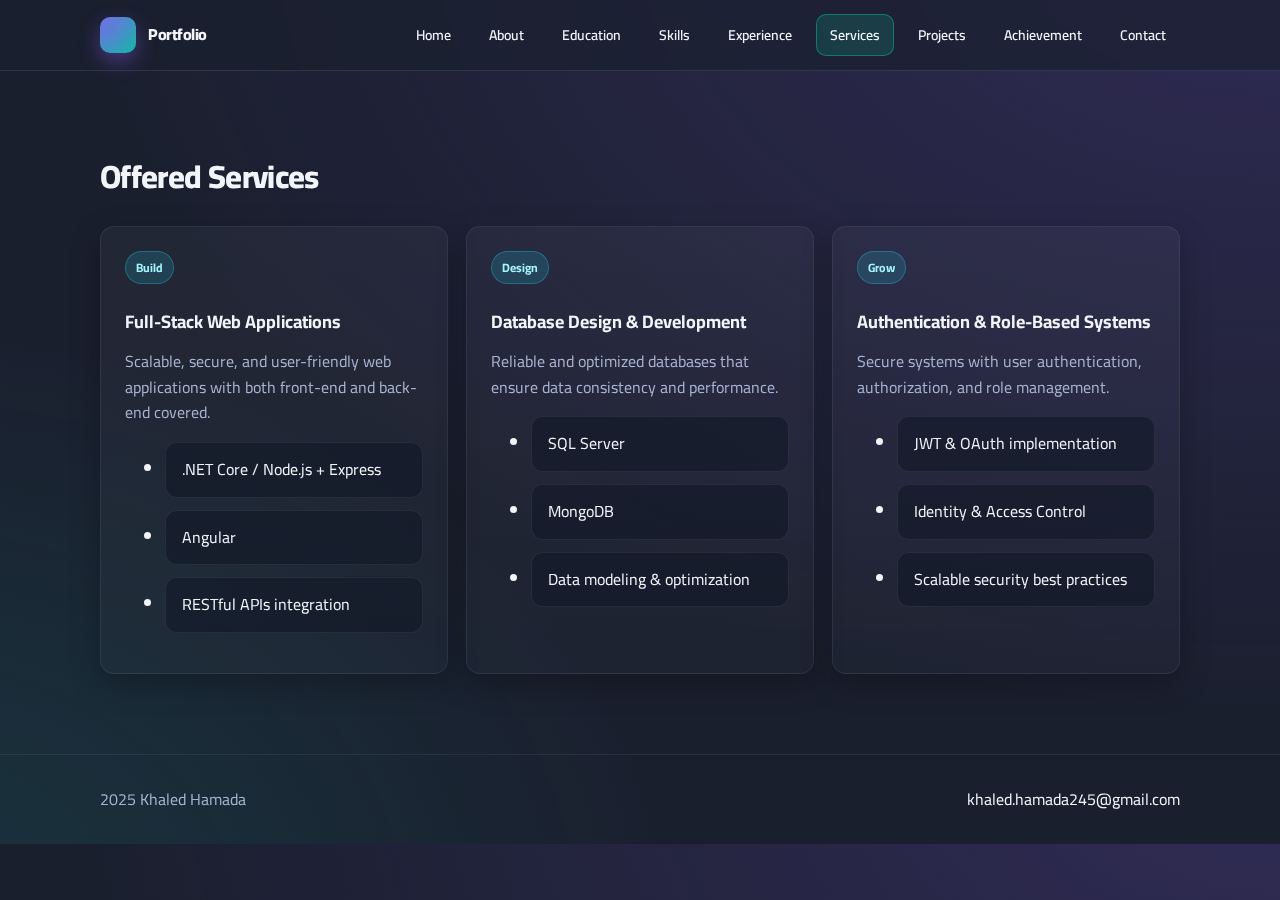
<file: services.html>
<!doctype html>
<html lang="en">

<head>
    <meta charset="utf-8">
    <meta name="viewport" content="width=device-width, initial-scale=1">
    <title>Services — Portfolio</title>
    <link rel="preconnect" href="https://fonts.googleapis.com">
    <link rel="preconnect" href="https://fonts.gstatic.com" crossorigin>
    <link
        href="https://fonts.googleapis.com/css2?family=Cairo:wght@400;600;700;800&family=Poppins:wght@400;600;700;800&display=swap"
        rel="stylesheet">
    <link rel="stylesheet" href="css/style.css">
</head>

<body>
    <header class="header">
        <div class="container nav">
            <div class="brand">
                <div class="logo"></div>
                <div>Portfolio</div>
            </div>
            <nav class="nav-links">
                <a href="index.html">Home</a>
                <a href="about.html">About</a>
                <a href="education.html">Education</a>
                <a href="skills.html">Skills</a>
                <a href="experience.html">Experience</a>
                <a href="services.html">Services</a>
                <a href="projects.html">Projects</a>
                <a href="achievements.html">Achievement</a>
                <a href="contact.html">Contact</a>
            </nav>
            <button class="menu-btn" aria-label="Menu">
                <svg class="menu-icon" viewBox="0 0 24 24" fill="none" stroke="currentColor" stroke-width="2"
                    stroke-linecap="round" stroke-linejoin="round">
                    <line x1="3" y1="12" x2="21" y2="12"></line>
                    <line x1="3" y1="6" x2="21" y2="6"></line>
                    <line x1="3" y1="18" x2="21" y2="18"></line>
                </svg>
            </button>
        </div>
    </header>

    <main>
        <section class="section">
            <div class="container">
                <h1 class="section-title">Offered Services</h1>

                <div class="grid cols-3 mt-24">
                    <div class="card reveal">
                        <span class="badge">Build</span>
                        <h3 class="title">Full-Stack Web Applications</h3>
                        <p class="desc">Scalable, secure, and user-friendly web applications with both front-end and
                            back-end covered.</p>
                        <ul class="list mt-16">
                            <li class="list-item">.NET Core / Node.js + Express</li>
                            <li class="list-item">Angular</li>
                            <li class="list-item">RESTful APIs integration</li>
                        </ul>
                    </div>
                    <div class="card reveal">
                        <span class="badge">Design</span>
                        <h3 class="title">Database Design & Development</h3>
                        <p class="desc">Reliable and optimized databases that ensure data consistency and performance.
                        </p>
                        <ul class="list mt-16">
                            <li class="list-item">SQL Server</li>
                            <li class="list-item">MongoDB</li>
                            <li class="list-item">Data modeling & optimization</li>
                        </ul>
                    </div>
                    <div class="card reveal">
                        <span class="badge">Grow</span>
                        <h3 class="title">Authentication & Role-Based Systems</h3>
                        <p class="desc">Secure systems with user authentication, authorization, and role management.</p>
                        <ul class="list mt-16">
                            <li class="list-item">JWT & OAuth implementation</li>
                            <li class="list-item">Identity & Access Control</li>
                            <li class="list-item">Scalable security best practices</li>
                        </ul>
                    </div>
                </div>
            </div>
        </section>
    </main>

    <footer class="footer">
        <div class="container footer-inner">
            <div> 2025 Khaled Hamada</div>
            <div><a href="mailto:khaled.hamada245@gmail.com">khaled.hamada245@gmail.com</a></div>
        </div>
    </footer>
    <button class="back-to-top" aria-label="Back to top">↑</button>
    <script>document.getElementById('year').textContent = new Date().getFullYear();</script>
    <script src="js/main.js"></script>
</body>

</html>
</file>
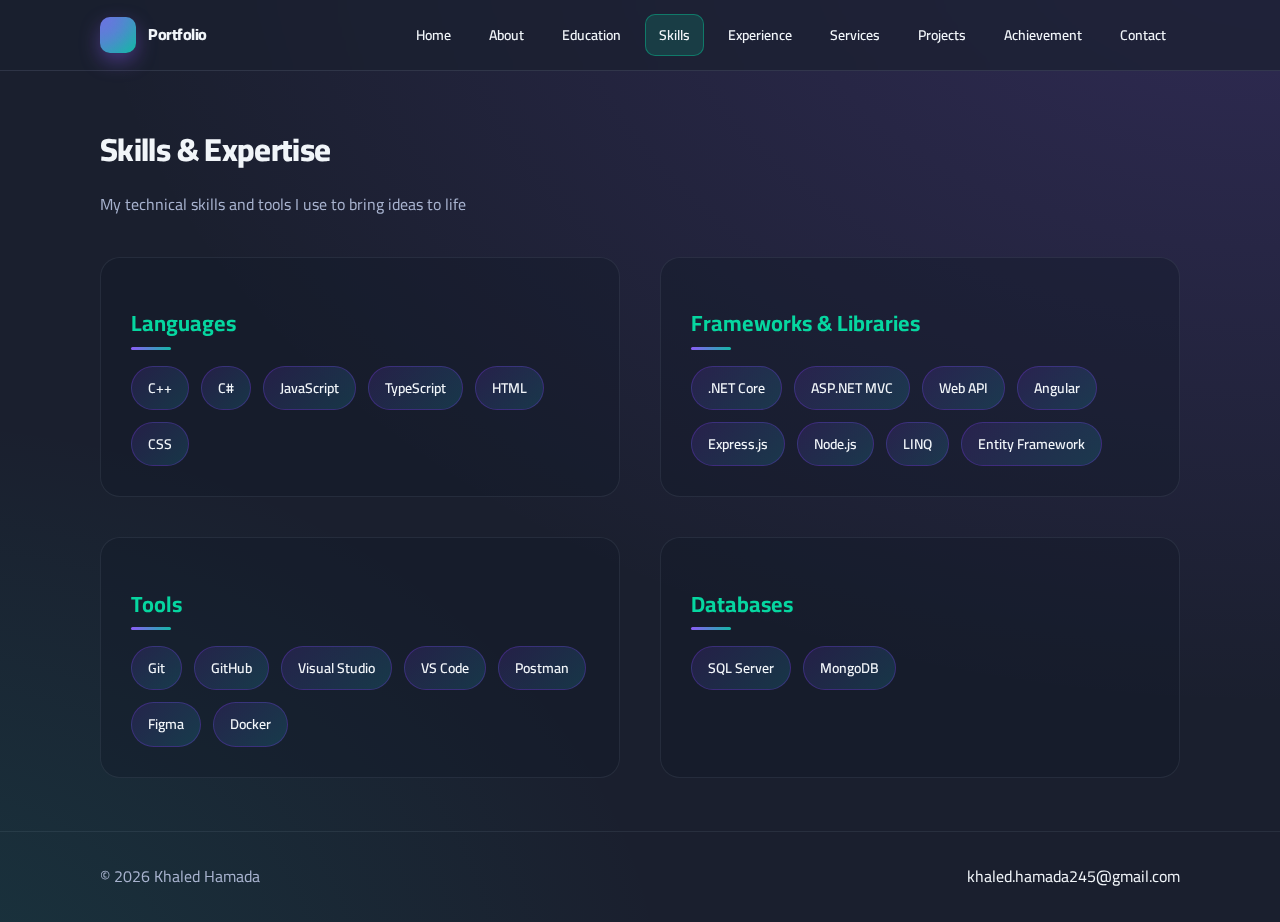
<file: skills.html>
<!doctype html>
<html lang="en">

<head>
    <meta charset="utf-8">
    <meta name="viewport" content="width=device-width, initial-scale=1">
    <title>Skills — Portfolio</title>
    <link rel="preconnect" href="https://fonts.googleapis.com">
    <link rel="preconnect" href="https://fonts.gstatic.com" crossorigin>
    <link
        href="https://fonts.googleapis.com/css2?family=Cairo:wght@400;600;700;800&family=Poppins:wght@400;600;700;800&display=swap"
        rel="stylesheet">
    <link rel="stylesheet" href="css/style.css">
</head>

<body>
    <header class="header">
        <div class="container nav">
            <div class="brand">
                <div class="logo"></div>
                <div>Portfolio</div>
            </div>
            <nav class="nav-links">
                <a href="index.html">Home</a>
                <a href="about.html">About</a>
                <a href="education.html">Education</a>
                <a href="skills.html">Skills</a>
                <a href="experience.html">Experience</a>
                <a href="services.html">Services</a>
                <a href="projects.html">Projects</a>
                <a href="achievements.html">Achievement</a>
                <a href="contact.html">Contact</a>
            </nav>
            <button class="menu-btn" aria-label="Menu">
                <svg class="menu-icon" viewBox="0 0 24 24" fill="none" stroke="currentColor" stroke-width="2"
                    stroke-linecap="round" stroke-linejoin="round">
                    <line x1="3" y1="12" x2="21" y2="12"></line>
                    <line x1="3" y1="6" x2="21" y2="6"></line>
                    <line x1="3" y1="18" x2="21" y2="18"></line>
                </svg>
            </button>
        </div>
    </header>

    <main>
        <section class="skills-section">
            <div class="container">
                <h1 class="section-title">Skills & Expertise</h1>
                <p class="section-subtitle">My technical skills and tools I use to bring ideas to life</p>

                <div class="skills-container">
                    <!-- Programming Languages -->
                    <div class="skill-category reveal">
                        <h2 class="category-title">Languages</h2>
                        <div class="skills-grid">
                            <div class="skill-tag">C++</div>
                            <div class="skill-tag">C#</div>
                            <div class="skill-tag">JavaScript</div>
                            <div class="skill-tag">TypeScript</div>
                            <div class="skill-tag">HTML</div>
                            <div class="skill-tag">CSS</div>
                        </div>
                    </div>

                    <!-- Frameworks & Libraries -->
                    <div class="skill-category reveal">
                        <h2 class="category-title">Frameworks & Libraries</h2>
                        <div class="skills-grid">
                            <div class="skill-tag">.NET Core</div>
                            <div class="skill-tag">ASP.NET MVC</div>
                            <div class="skill-tag">Web API</div>
                            <div class="skill-tag">Angular</div>
                            <div class="skill-tag">Express.js</div>
                            <div class="skill-tag">Node.js</div>
                            <div class="skill-tag">LINQ</div>
                            <div class="skill-tag">Entity Framework</div>
                        </div>
                    </div>

                    <!-- Tools -->
                    <div class="skill-category reveal">
                        <h2 class="category-title">Tools</h2>
                        <div class="skills-grid">
                            <div class="skill-tag">Git</div>
                            <div class="skill-tag">GitHub</div>
                            <div class="skill-tag">Visual Studio</div>
                            <div class="skill-tag">VS Code</div>
                            <div class="skill-tag">Postman</div>
                            <div class="skill-tag">Figma</div>
                            <div class="skill-tag">Docker</div>
                        </div>
                    </div>

                    <!-- Databases -->
                    <div class="skill-category reveal">
                        <h2 class="category-title">Databases</h2>
                        <div class="skills-grid">
                            <div class="skill-tag">SQL Server</div>
                            <div class="skill-tag">MongoDB</div>
                        </div>
                    </div>
                </div>
            </div>
        </section>
    </main>

    <footer class="footer">
        <div class="container footer-inner">
            <div>© <span id="year"></span> Khaled Hamada</div>
            <div><a href="mailto:you@example.com">khaled.hamada245@gmail.com</a></div>
        </div>
    </footer>
    <button class="back-to-top" aria-label="Back to top">↑</button>
    <script>document.getElementById('year').textContent = new Date().getFullYear();</script>
    <script src="js/main.js"></script>
</body>

</html>
</file>
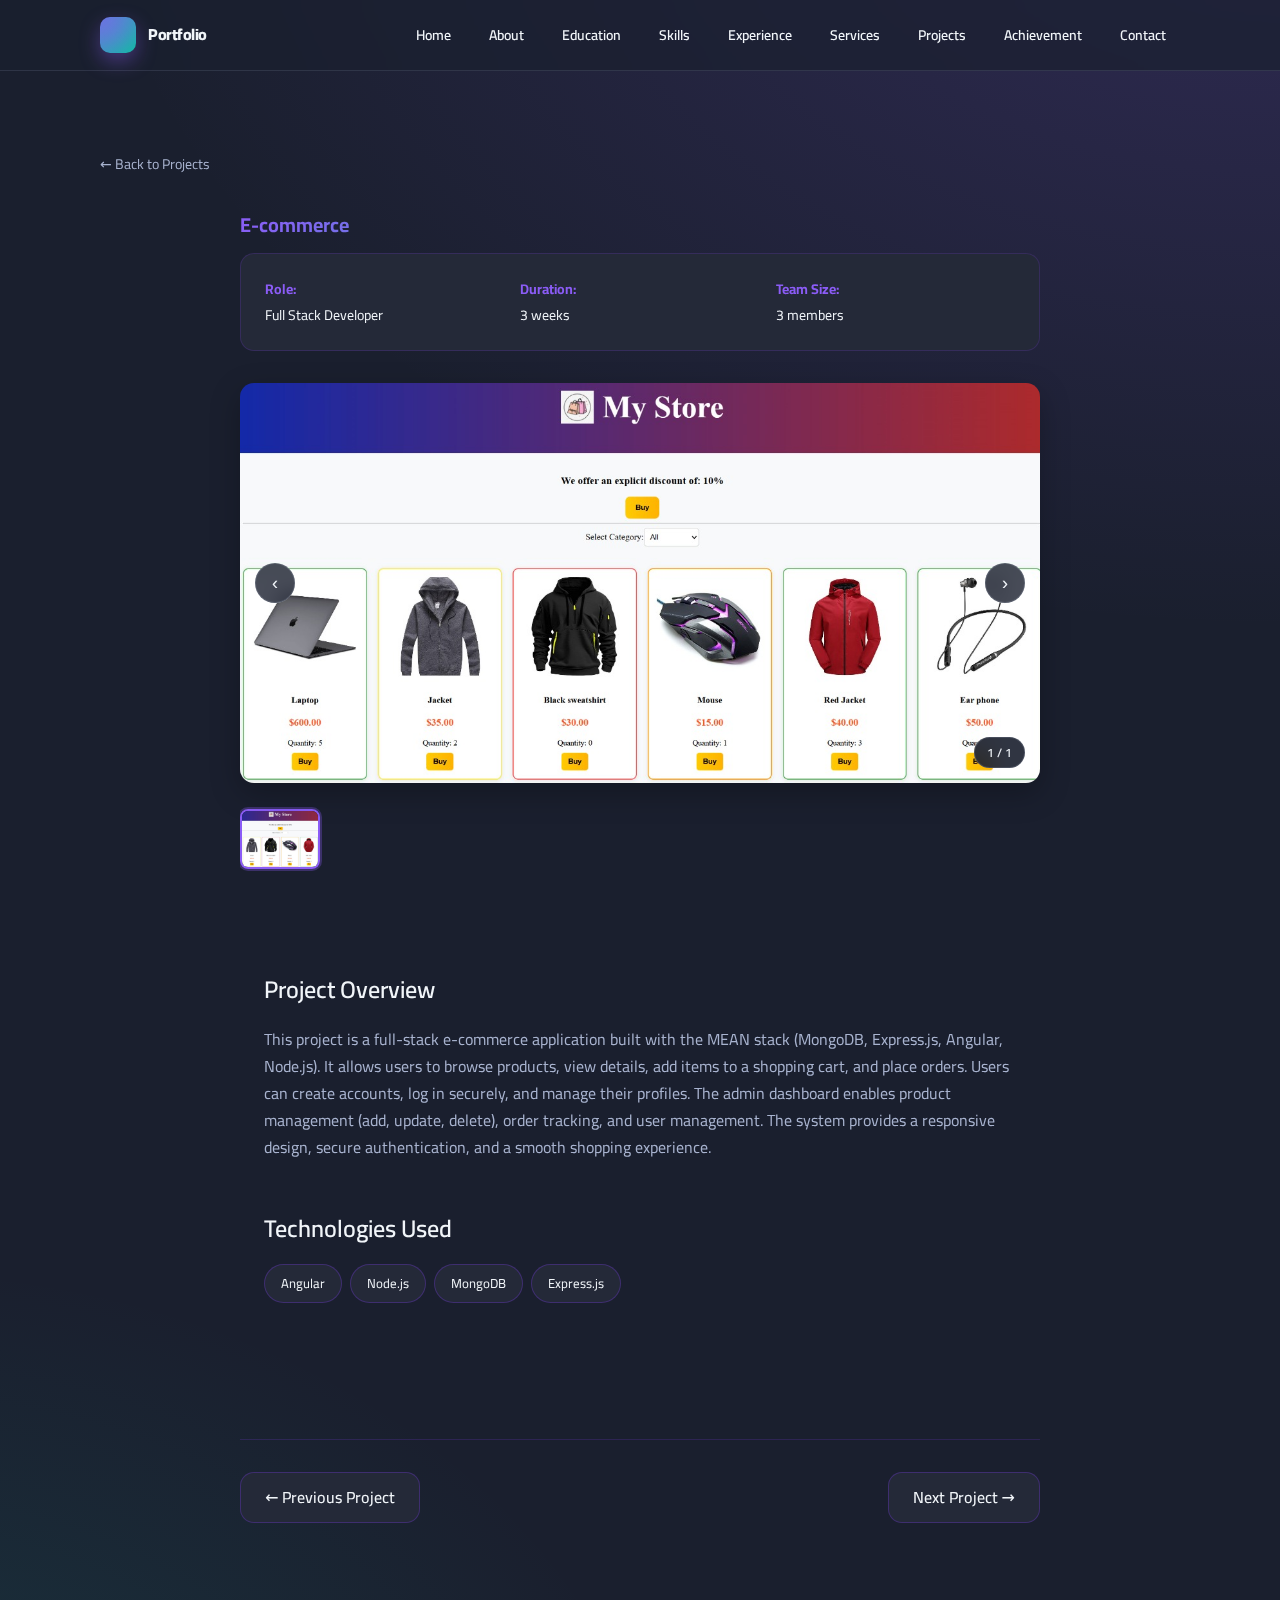
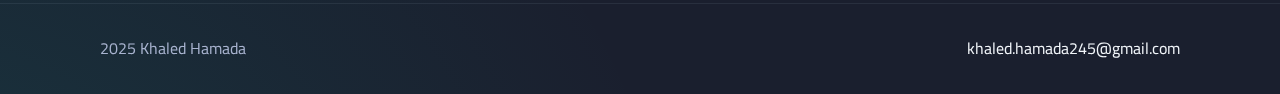
<file: projects/project1.html>
<!doctype html>
<html lang="en">

<head>
    <meta charset="utf-8">
    <meta name="viewport" content="width=device-width, initial-scale=1">
    <title>E-commerce Redesign — Portfolio</title>
    <link rel="preconnect" href="https://fonts.googleapis.com">
    <link rel="preconnect" href="https://fonts.gstatic.com" crossorigin>
    <link
        href="https://fonts.googleapis.com/css2?family=Cairo:wght@400;600;700;800&family=Poppins:wght@400;600;700;800&display=swap"
        rel="stylesheet">
    <link rel="stylesheet" href="../css/style.css">
</head>

<body>
    <header class="header">
        <div class="container nav">
            <div class="brand">
                <div class="logo"></div>
                <div>Portfolio</div>
            </div>
            <nav class="nav-links">
                <a href="../index.html">Home</a>
                <a href="../about.html">About</a>
                <a href="../education.html">Education</a>
                <a href="../skills.html">Skills</a>
                <a href="../experience.html">Experience</a>
                <a href="../services.html">Services</a>
                <a href="../projects.html">Projects</a>
                <a href="../achievements.html">Achievement</a>
                <a href="../contact.html">Contact</a>
            </nav>
            <button class="menu-btn" aria-label="Menu">
                <svg class="menu-icon" viewBox="0 0 24 24" fill="none" stroke="currentColor" stroke-width="2"
                    stroke-linecap="round" stroke-linejoin="round">
                    <line x1="3" y1="12" x2="21" y2="12"></line>
                    <line x1="3" y1="6" x2="21" y2="6"></line>
                    <line x1="3" y1="18" x2="21" y2="18"></line>
                </svg>
            </button>
        </div>
    </header>

    <main>
        <section class="section">
            <div class="container">
                <nav class="breadcrumb">
                    <a href="../projects.html">← Back to Projects</a>
                </nav>

                <div class="project-detail">
                    <h1 class="project-title">E-commerce</h1>

                    <div class="project-meta">
                        <div class="meta-item">
                            <strong>Role:</strong> Full Stack Developer
                        </div>
                        <div class="meta-item">
                            <strong>Duration:</strong> 3 weeks
                        </div>
                        <div class="meta-item">
                            <strong>Team Size:</strong> 3 members
                        </div>
                    </div>

                    <div class="project-gallery">
                        <div class="gallery-main">
                            <img src="../images/project1.jpg" alt="E-commerce Homepage Design" class="gallery-main-img">
                            <button class="gallery-nav prev" aria-label="Previous image">‹</button>
                            <button class="gallery-nav next" aria-label="Next image">›</button>
                            <div class="gallery-counter">1 / 1</div>
                        </div>
                        <div class="gallery-thumbnails">
                            <img src="../images/project1.jpg" alt="E-commerce Homepage Design" class="gallery-thumbnail active">
                        </div>
                    </div>

                    <div class="project-content">
                        <section class="project-section">
                            <h2>Project Overview</h2>
                            <p>
                                This project is a full-stack e-commerce application built with the MEAN stack (MongoDB,
                                Express.js, Angular, Node.js). It allows users to browse products, view details, add
                                items to a shopping cart, and place orders. Users can create accounts, log in securely,
                                and manage their profiles.

                                The admin dashboard enables product management (add, update, delete), order tracking,
                                and user management. The system provides a responsive design, secure authentication, and
                                a smooth shopping experience.</p>
                        </section>

                        <section class="project-section">
                            <h2>Technologies Used</h2>
                            <div class="tech-stack">
                                <span class="tech-item">Angular</span>
                                <span class="tech-item">Node.js</span>
                                <span class="tech-item">MongoDB</span>
                                <span class="tech-item">Express.js</span>
                            </div>
                        </section>
                    </div>

                    <div class="project-navigation">
                        <a href="project3.html" class="nav-btn prev">← Previous Project</a>
                        <a href="project2.html" class="nav-btn next">Next Project →</a>
                    </div>
                </div>
            </div>
        </section>
    </main>

    <footer class="footer">
        <div class="container footer-inner">
            <div> 2025 Khaled Hamada</div>
            <div><a href="mailto:khaled.hamada245@gmail.com">khaled.hamada245@gmail.com</a></div>
        </div>
    </footer>
    <button class="back-to-top" aria-label="Back to top">↑</button>
    <script>document.getElementById('year').textContent = new Date().getFullYear();</script>
    <script src="../js/main.js"></script>
</body>

</html>
</file>
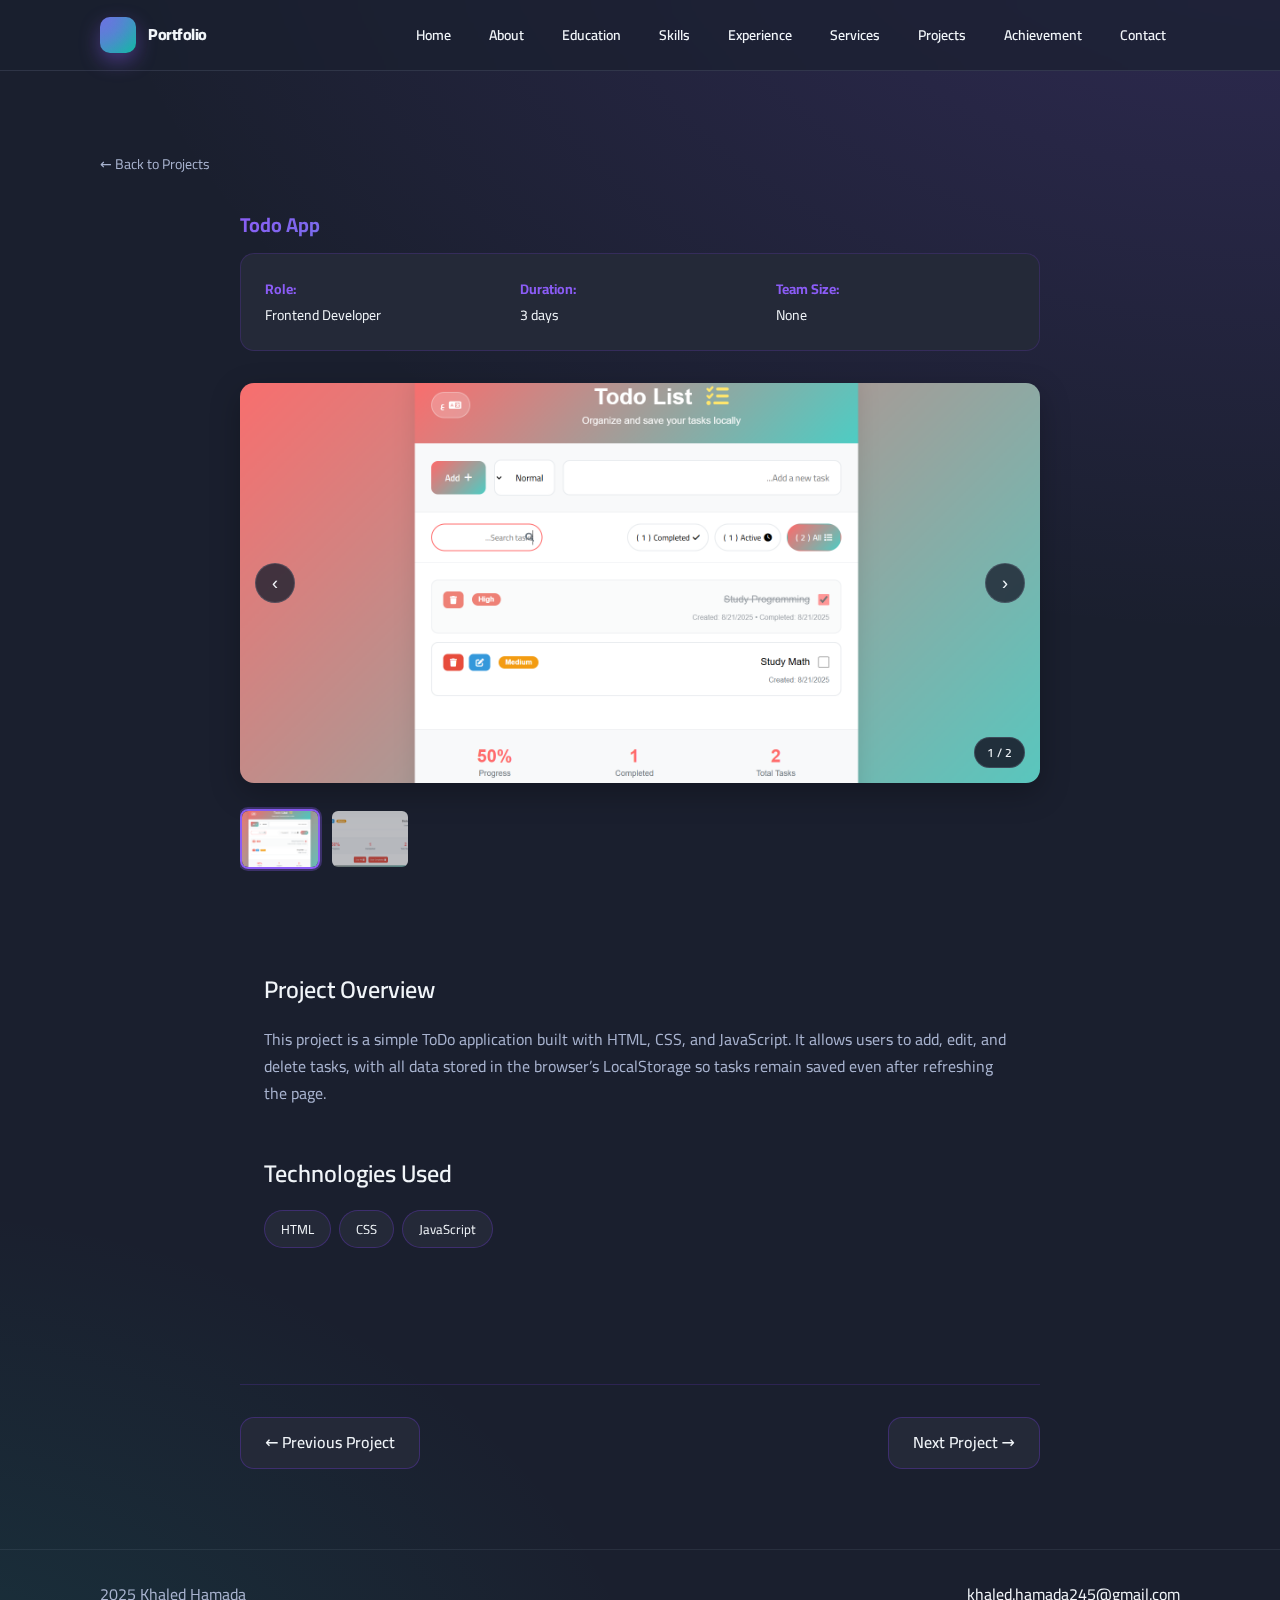
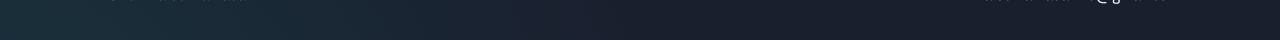
<file: projects/project2.html>
<!doctype html>
<html lang="en">

<head>
    <meta charset="utf-8">
    <meta name="viewport" content="width=device-width, initial-scale=1">
    <title>Todo App</title>
    <link rel="preconnect" href="https://fonts.googleapis.com">
    <link rel="preconnect" href="https://fonts.gstatic.com" crossorigin>
    <link
        href="https://fonts.googleapis.com/css2?family=Cairo:wght@400;600;700;800&family=Poppins:wght@400;600;700;800&display=swap"
        rel="stylesheet">
    <link rel="stylesheet" href="../css/style.css">
</head>

<body>
    <header class="header">
        <div class="container nav">
            <div class="brand">
                <div class="logo"></div>
                <div>Portfolio</div>
            </div>
            <nav class="nav-links">
                <a href="../index.html">Home</a>
                <a href="../about.html">About</a>
                <a href="../education.html">Education</a>
                <a href="../skills.html">Skills</a>
                <a href="../experience.html">Experience</a>
                <a href="../services.html">Services</a>
                <a href="../projects.html">Projects</a>
                <a href="../achievements.html">Achievement</a>
                <a href="../contact.html">Contact</a>
            </nav>
            <button class="menu-btn" aria-label="Menu">
                <svg class="menu-icon" viewBox="0 0 24 24" fill="none" stroke="currentColor" stroke-width="2"
                    stroke-linecap="round" stroke-linejoin="round">
                    <line x1="3" y1="12" x2="21" y2="12"></line>
                    <line x1="3" y1="6" x2="21" y2="6"></line>
                    <line x1="3" y1="18" x2="21" y2="18"></line>
                </svg>
            </button>
        </div>
    </header>

    <main>
        <section class="section">
            <div class="container">
                <nav class="breadcrumb">
                    <a href="../projects.html">← Back to Projects</a>
                </nav>

                <div class="project-detail">
                    <h1 class="project-title">Todo App</h1>

                    <div class="project-meta">
                        <div class="meta-item">
                            <strong>Role:</strong> Frontend Developer
                        </div>
                        <div class="meta-item">
                            <strong>Duration:</strong> 3 days
                        </div>
                        <div class="meta-item">
                            <strong>Team Size:</strong> None
                        </div>
                    </div>

                    <div class="project-gallery">
                        <div class="gallery-main">
                            <img src="../images/project2.1.png" alt="Todo App Main Interface" class="gallery-main-img">
                            <button class="gallery-nav prev" aria-label="Previous image">‹</button>
                            <button class="gallery-nav next" aria-label="Next image">›</button>
                            <div class="gallery-counter">1 / 2</div>
                        </div>
                        <div class="gallery-thumbnails">
                            <img src="../images/project2.1.png" alt="Todo App Main Interface" class="gallery-thumbnail active">
                            <img src="../images/project2.2.png" alt="Todo App Task Management" class="gallery-thumbnail">
                        </div>
                    </div>

                    <div class="project-content">
                        <section class="project-section">
                            <h2>Project Overview</h2>
                            <p>This project is a simple ToDo application built with HTML, CSS, and JavaScript. It allows
                                users to add, edit, and delete tasks, with all data stored in the browser’s LocalStorage
                                so tasks remain saved even after refreshing the page.</p>
                        </section>

                        <section class="project-section">
                            <h2>Technologies Used</h2>
                            <div class="tech-stack">
                                <span class="tech-item">HTML</span>
                                <span class="tech-item">CSS</span>
                                <span class="tech-item">JavaScript</span>
                            </div>
                        </section>
                    </div>

                    <div class="project-navigation">
                        <a href="project1.html" class="nav-btn prev">← Previous Project</a>
                        <a href="project3.html" class="nav-btn next">Next Project →</a>
                    </div>
                </div>
            </div>
        </section>
    </main>

    <footer class="footer">
        <div class="container footer-inner">
            <div> 2025 Khaled Hamada</div>
            <div><a href="mailto:khaled.hamada245@gmail.com">khaled.hamada245@gmail.com</a></div>
        </div>
    </footer>
    <button class="back-to-top" aria-label="Back to top">↑</button>
    <script>document.getElementById('year').textContent = new Date().getFullYear();</script>
    <script src="../js/main.js"></script>
</body>

</html>
</file>
<file: css/style.css>
:root {
    --bg: #1a1f2e;
    --surface: #242938;
    --text: #f1f5f9;
    --muted: #a8b3cf;
    --primary: #8b5cf6;
    --primary-2: #14b8a6;
    --accent: #06d6a0;
    --danger: #f87171;
    --success: #34d399;
    --warning: #fbbf24;
    --ring: rgba(139, 92, 246, 0.4);
    --shadow: 0 10px 30px rgba(0, 0, 0, .25);
    --radius: 14px;
}

* {
    box-sizing: border-box;
}

html,
body {
    margin: 0;
    padding: 0;
    background: radial-gradient(1200px 800px at 100% -10%, rgba(139, 92, 246, .2), transparent),
        radial-gradient(800px 600px at -10% 110%, rgba(20, 184, 166, .15), transparent),
        var(--bg);
    color: var(--text);
    font-family: "Cairo", "Poppins", ui-sans-serif, system-ui, -apple-system, Segoe UI, Roboto, Ubuntu, Cantarell, Noto Sans, Helvetica, Arial, "Apple Color Emoji", "Segoe UI Emoji";
    line-height: 1.6;
    -webkit-font-smoothing: antialiased;
    -moz-osx-font-smoothing: grayscale;
}

img {
    max-width: 100%;
    display: block;
}

.container {
    width: 100%;
    max-width: 1120px;
    margin: 0 auto;
    padding: 0 20px;
}

.section {
    padding: 80px 0;
}

.section.small {
    padding: 48px 0;
}

.section-title {
    font-size: 32px;
    font-weight: 800;
    letter-spacing: -0.02em;
    margin: 0 0 16px;
}

.section-subtitle {
    color: var(--muted);
    margin-top: 0;
    margin-bottom: 24px;
}

/* Header */
.header {
    position: sticky;
    top: 0;
    z-index: 50;
    backdrop-filter: saturate(1.1) blur(10px);
    background: rgba(26, 31, 46, 0.7);
    border-bottom: 1px solid rgba(168, 179, 207, 0.15);
}

.nav {
    display: flex;
    align-items: center;
    justify-content: space-between;
    height: 70px;
}

.brand {
    display: flex;
    align-items: center;
    gap: 12px;
    font-weight: 800;
    letter-spacing: -0.03em;
}

.logo {
    width: 36px;
    height: 36px;
    border-radius: 10px;
    background: linear-gradient(135deg, var(--primary), var(--primary-2));
    box-shadow: 0 8px 20px rgba(139, 92, 246, .4), inset 0 0 20px rgba(20, 184, 166, .35);
}

.nav-links {
    display: flex;
    gap: 10px;
    align-items: center;
}

.nav-links a {
    color: var(--text);
    text-decoration: none;
    padding: 10px 14px;
    border-radius: 10px;
    font-weight: 600;
    font-size: 14px;
    transition: transform .2s ease, background .2s ease, color .2s ease, box-shadow .2s ease;
}

.nav-links a:hover {
    background: rgba(139, 92, 246, .16);
    box-shadow: inset 0 0 0 1px rgba(139, 92, 246, .4);
}

.nav-links a.active {
    background: rgba(6, 214, 160, .16);
    box-shadow: inset 0 0 0 1px rgba(6, 214, 160, .4);
}

.menu-btn {
    display: none;
    background: none;
    border: 0;
    color: var(--text);
}

.menu-icon {
    width: 28px;
    height: 28px;
}

@media (max-width: 920px) {
    .menu-btn {
        display: block;
    }

    .nav-links {
        position: fixed;
        right: 16px;
        top: 82px;
        background: rgba(36, 41, 56, .92);
        padding: 12px;
        border-radius: 12px;
        box-shadow: var(--shadow);
        border: 1px solid rgba(168, 179, 207, 0.15);
        display: none;
        flex-direction: column;
        min-width: 220px;
    }

    .nav-links.show {
        display: flex;
    }
}

/* Enhanced Hero Section */
.hero {
    padding: 120px 0 80px;
    position: relative;
    overflow: hidden;
}

.hero:before {
    content: '';
    position: absolute;
    top: 0;
    left: 0;
    right: 0;
    bottom: 0;
    background: radial-gradient(800px 600px at 20% 20%, rgba(139, 92, 246, 0.12), transparent),
        radial-gradient(600px 400px at 80% 80%, rgba(20, 184, 166, 0.1), transparent);
    pointer-events: none;
}

.hero-inner {
    display: grid;
    grid-template-columns: 1.2fr 1fr;
    align-items: center;
    gap: 60px;
    position: relative;
    z-index: 1;
}

.hero-content {
    animation: slideInLeft 1s ease-out;
}

.hero-name {
    font-size: clamp(48px, 8vw, 72px);
    line-height: 1.1;
    margin: 0 0 16px;
    letter-spacing: -0.03em;
    background: linear-gradient(135deg, var(--text) 0%, var(--accent) 100%);
    -webkit-background-clip: text;
    -webkit-text-fill-color: transparent;
    background-clip: text;
    font-weight: 900;
    text-shadow: 0 0 30px rgba(34, 211, 238, 0.3);
}

.hero-title {
    font-size: clamp(24px, 4vw, 36px);
    line-height: 1.2;
    margin: 0 0 24px;
    color: var(--primary-2);
    font-weight: 700;
    letter-spacing: -0.02em;
    position: relative;
    display: inline-block;
}

.hero-title:after {
    content: '';
    position: absolute;
    bottom: -8px;
    left: 0;
    width: 60px;
    height: 4px;
    background: linear-gradient(90deg, var(--primary), var(--primary-2));
    border-radius: 2px;
    animation: expandWidth 1.5s ease-out 0.5s both;
}

.hero-description {
    color: var(--muted);
    margin: 0 0 32px;
    font-size: 18px;
    line-height: 1.7;
    max-width: 540px;
}

.hero-cta {
    display: flex;
    gap: 16px;
    flex-wrap: wrap;
}

.btn {
    display: inline-flex;
    align-items: center;
    gap: 8px;
    border: 0;
    border-radius: 16px;
    padding: 16px 24px;
    font-weight: 700;
    font-size: 16px;
    text-decoration: none;
    cursor: pointer;
    color: white;
    transition: all 0.3s cubic-bezier(0.4, 0, 0.2, 1);
    position: relative;
    overflow: hidden;
}

.btn:before {
    content: '';
    position: absolute;
    top: 0;
    left: -100%;
    width: 100%;
    height: 100%;
    background: linear-gradient(90deg, transparent, rgba(255, 255, 255, 0.2), transparent);
    transition: left 0.5s;
}

.btn:hover:before {
    left: 100%;
}

.btn:hover {
    transform: translateY(-4px);
    box-shadow: 0 20px 40px rgba(0, 0, 0, 0.3);
}

.btn:active {
    transform: translateY(-2px);
}

.btn-primary {
    background: linear-gradient(135deg, var(--primary), var(--primary-2));
    box-shadow: 0 10px 30px rgba(124, 58, 237, 0.4);
}

.btn-primary:hover {
    box-shadow: 0 15px 35px rgba(124, 58, 237, 0.6);
}

.btn-ghost {
    background: rgba(148, 163, 184, 0.1);
    color: var(--text);
    border: 2px solid rgba(148, 163, 184, 0.2);
}

.btn-ghost:hover {
    background: rgba(148, 163, 184, 0.2);
    border-color: rgba(148, 163, 184, 0.4);
}

.hero-image {
    position: relative;
    animation: slideInRight 1s ease-out 0.3s both;
}

.hero-image img {
    width: 100%;
    height: auto;
    border-radius: 24px;
    /* box-shadow: var(--shadow); */
    /* border: 1px solid rgba(148, 163, 184, 0.12); */
    transition: transform 0.3s ease, box-shadow 0.3s ease;
}

.hero-image:hover img {
    transform: scale(1.05);
    box-shadow: 0 25px 50px rgba(0, 0, 0, 0.4);
}

.badge {
    display: inline-block;
    padding: 8px 16px;
    background: linear-gradient(135deg, rgba(34, 211, 238, 0.2), rgba(124, 58, 237, 0.2));
    color: var(--accent);
    border-radius: 999px;
    font-size: 14px;
    font-weight: 700;
    border: 1px solid rgba(34, 211, 238, 0.3);
    margin-bottom: 24px;
    animation: fadeInUp 1s ease-out 0.2s both;
}

/* Hero Animations */
@keyframes slideInLeft {
    from {
        opacity: 0;
        transform: translateX(-60px);
    }

    to {
        opacity: 1;
        transform: translateX(0);
    }
}

@keyframes slideInRight {
    from {
        opacity: 0;
        transform: translateX(60px);
    }

    to {
        opacity: 1;
        transform: translateX(0);
    }
}

@keyframes fadeInUp {
    from {
        opacity: 0;
        transform: translateY(30px);
    }

    to {
        opacity: 1;
        transform: translateY(0);
    }
}

@keyframes expandWidth {
    from {
        width: 0;
    }

    to {
        width: 60px;
    }
}

@media (max-width: 920px) {
    .hero-inner {
        grid-template-columns: 1fr;
        gap: 40px;
        text-align: center;
    }

    .hero-title:after {
        left: 50%;
        transform: translateX(-50%);
    }

    .hero-cta {
        justify-content: center;
    }
}

/* Cards / Grid */
.grid {
    display: grid;
    gap: 18px;
}

.grid.cols-3 {
    grid-template-columns: repeat(3, 1fr);
}

.grid.cols-2 {
    grid-template-columns: repeat(2, 1fr);
}

@media (max-width: 920px) {
    .grid.cols-3 {
        grid-template-columns: 1fr;
    }

    .grid.cols-2 {
        grid-template-columns: 1fr;
    }
}

.card {
    background: linear-gradient(180deg, rgba(255, 255, 255, 0.04), rgba(255, 255, 255, 0.02));
    border: 1px solid rgba(148, 163, 184, 0.12);
    border-radius: var(--radius);
    padding: 24px;
    box-shadow: var(--shadow);
    transition: all 0.3s cubic-bezier(0.4, 0, 0.2, 1);
    position: relative;
    overflow: hidden;
}

.card:before {
    content: '';
    position: absolute;
    top: 0;
    left: 0;
    right: 0;
    height: 2px;
    background: linear-gradient(90deg, var(--primary), var(--primary-2));
    transform: scaleX(0);
    transition: transform 0.3s ease;
}

.card:hover:before {
    transform: scaleX(1);
}

.card:hover {
    transform: translateY(-8px);
    background: rgba(255, 255, 255, 0.08);
    box-shadow: 0 25px 50px rgba(0, 0, 0, 0.5);
}

.card .title {
    font-weight: 700;
    margin: 0 0 12px;
    font-size: 18px;
}

.card .desc {
    color: var(--muted);
    margin: 0;
    line-height: 1.6;
}

.badge {
    display: inline-block;
    padding: 6px 10px;
    background: rgba(34, 211, 238, .16);
    color: #a5f3fc;
    border-radius: 999px;
    font-size: 12px;
    font-weight: 700;
}

/* Section styles */
.list {
    display: grid;
    gap: 12px;
}

.list-item {
    background: rgba(17, 24, 39, .6);
    border: 1px solid rgba(148, 163, 184, 0.12);
    border-radius: 12px;
    padding: 14px 16px;
}

.timeline {
    position: relative;
}

.timeline:before {
    content: "";
    position: absolute;
    left: 16px;
    top: 0;
    bottom: 0;
    width: 2px;
    background: linear-gradient(var(--primary), var(--primary-2));
    opacity: .4;
}

.timeline-item {
    position: relative;
    padding-left: 48px;
    margin-bottom: 20px;
}

.timeline-item:before {
    content: "";
    position: absolute;
    left: 7px;
    top: 5px;
    width: 18px;
    height: 18px;
    border-radius: 50%;
    background: linear-gradient(135deg, var(--primary), var(--primary-2));
    box-shadow: 0 0 0 6px rgba(124, 58, 237, .15);
}

/* Skills */
.skill {
    display: grid;
    grid-template-columns: 120px 1fr;
    align-items: center;
    gap: 12px;
}

.skill .bar {
    position: relative;
    height: 10px;
    background: rgba(148, 163, 184, .18);
    border-radius: 999px;
    overflow: hidden;
}

.skill .bar>span {
    position: absolute;
    top: 0;
    left: 0;
    bottom: 0;
    background: linear-gradient(90deg, var(--primary), var(--primary-2));
}

/* Footer */
.footer {
    padding: 32px 0;
    color: var(--muted);
    border-top: 1px solid rgba(148, 163, 184, 0.12);
}

.footer-inner {
    display: flex;
    align-items: center;
    justify-content: space-between;
    gap: 12px;
}

.footer a {
    color: var(--text);
    text-decoration: none;
}

/* Contact */
.form {
    display: grid;
    gap: 12px;
    max-width: 720px;
}

.input,
.textarea {
    width: 100%;
    padding: 12px 14px;
    background: rgba(17, 24, 39, .6);
    border: 1px solid rgba(148, 163, 184, 0.2);
    color: var(--text);
    border-radius: 12px;
    outline: none;
    transition: box-shadow .2s ease, border-color .2s ease;
}

.input:focus,
.textarea:focus {
    box-shadow: 0 0 0 4px var(--ring);
    border-color: rgba(124, 58, 237, .6);
}

.textarea {
    min-height: 140px;
    resize: vertical;
}

/* Utilities */
.center {
    text-align: center;
}

.mt-0 {
    margin-top: 0;
}

.mb-0 {
    margin-bottom: 0;
}

.mt-16 {
    margin-top: 16px;
}

.mb-16 {
    margin-bottom: 16px;
}

.mt-24 {
    margin-top: 24px;
}

.mb-24 {
    margin-bottom: 24px;
}

.mt-32 {
    margin-top: 32px;
}

.mb-32 {
    margin-bottom: 32px;
}

/* Reveal animations */
.reveal {
    opacity: 0;
    transform: translateY(20px);
    transition: all 0.8s cubic-bezier(0.4, 0, 0.2, 1);
}

.reveal.show {
    opacity: 1;
    transform: translateY(0);
}

/* Testimonial slider */
.slider {
    position: relative;
    overflow: hidden;
    border-radius: var(--radius);
    border: 1px solid rgba(148, 163, 184, 0.12);
    background: rgba(17, 24, 39, .65);
}

.slides {
    display: flex;
    transition: transform .6s ease;
}

.slide {
    min-width: 100%;
    padding: 24px;
}

.slider-nav {
    display: flex;
    justify-content: center;
    gap: 8px;
    padding: 10px;
}

.dot {
    width: 10px;
    height: 10px;
    border-radius: 50%;
    background: rgba(148, 163, 184, .4);
    border: 0;
    cursor: pointer;
    transition: all 0.3s ease;
}

.dot:hover {
    background: rgba(148, 163, 184, .6);
    transform: scale(1.2);
}

.dot.active {
    background: linear-gradient(135deg, var(--primary), var(--primary-2));
    transform: scale(1.1);
}

/* CTA Banner */
.cta {
    background: radial-gradient(500px 400px at 10% 0%, rgba(124, 58, 237, .25), transparent),
        radial-gradient(500px 400px at 90% 100%, rgba(34, 211, 238, .22), transparent),
        rgba(17, 24, 39, .7);
    border: 1px solid rgba(148, 163, 184, 0.12);
    border-radius: 20px;
    padding: 32px;
    box-shadow: var(--shadow);
    text-align: center;
}

.cta h3 {
    font-size: 28px;
    margin-bottom: 16px;
}

/* Tables (for achievements) */
.table {
    width: 100%;
    border-collapse: collapse;
}

.table th,
.table td {
    padding: 12px 14px;
    text-align: left;
}

.table tr {
    border-bottom: 1px solid rgba(148, 163, 184, 0.12);
}

.table th {
    color: var(--muted);
    font-weight: 700;
}

/* Active link helper */
[data-active="true"] {
    background: rgba(34, 211, 238, .14);
    box-shadow: inset 0 0 0 1px rgba(34, 211, 238, .35);
}

/* Back to top */
.back-to-top {
    position: fixed;
    right: 20px;
    bottom: 20px;
    width: 50px;
    height: 50px;
    border-radius: 12px;
    border: 0;
    background: linear-gradient(135deg, var(--primary), var(--primary-2));
    color: white;
    box-shadow: var(--shadow);
    display: none;
    align-items: center;
    justify-content: center;
    font-size: 20px;
    cursor: pointer;
    transition: all 0.3s ease;
}

.back-to-top:hover {
    transform: translateY(-4px);
    box-shadow: 0 15px 35px rgba(124, 58, 237, 0.5);
}

.back-to-top.show {
    display: flex;
}

/* Enhanced Skills Page Styles - Single Viewport */
.skills-section {
    min-height: calc(100vh - 140px);
    padding: 40px 0;
    display: flex;
    align-items: center;
}

.skills-container {
    display: grid;
    grid-template-columns: repeat(2, 1fr);
    gap: 40px;
    margin-top: 40px;
}

.skill-category {
    background: rgba(17, 24, 39, 0.4);
    border: 1px solid rgba(148, 163, 184, 0.12);
    border-radius: 20px;
    padding: 30px;
    transition: all 0.3s ease;
    position: relative;
    overflow: hidden;
}

.skill-category:before {
    content: '';
    position: absolute;
    top: 0;
    left: 0;
    right: 0;
    height: 3px;
    background: linear-gradient(90deg, var(--primary), var(--primary-2));
    transform: scaleX(0);
    transition: transform 0.6s ease;
}

.skill-category:hover:before {
    transform: scaleX(1);
}

.skill-category:hover {
    transform: translateY(-6px);
    background: rgba(17, 24, 39, 0.6);
    box-shadow: 0 20px 40px rgba(0, 0, 0, 0.3);
}

.category-title {
    font-size: 22px;
    font-weight: 700;
    color: var(--accent);
    margin-bottom: 24px;
    position: relative;
    display: inline-block;
}

.category-title:after {
    content: '';
    position: absolute;
    bottom: -8px;
    left: 0;
    width: 40px;
    height: 3px;
    background: linear-gradient(90deg, var(--primary), var(--primary-2));
    border-radius: 2px;
}

.skills-grid {
    display: flex;
    flex-wrap: wrap;
    gap: 12px;
}

.skill-tag {
    background: linear-gradient(135deg, rgba(124, 58, 237, 0.15), rgba(34, 211, 238, 0.15));
    color: var(--text);
    padding: 10px 16px;
    border-radius: 25px;
    font-size: 14px;
    font-weight: 600;
    border: 1px solid rgba(124, 58, 237, 0.3);
    transition: all 0.3s ease;
    cursor: pointer;
    position: relative;
    overflow: hidden;
}

.skill-tag:before {
    content: '';
    position: absolute;
    top: 0;
    left: -100%;
    width: 100%;
    height: 100%;
    background: linear-gradient(90deg, transparent, rgba(255, 255, 255, 0.1), transparent);
    transition: left 0.5s;
}

.skill-tag:hover:before {
    left: 100%;
}

.skill-tag:hover {
    transform: translateY(-2px) scale(1.05);
    background: linear-gradient(135deg, rgba(124, 58, 237, 0.25), rgba(34, 211, 238, 0.25));
    border-color: rgba(124, 58, 237, 0.5);
    box-shadow: 0 8px 20px rgba(124, 58, 237, 0.3);
}

/* Responsive adjustments */
@media (max-width: 1024px) {
    .skills-container {
        grid-template-columns: 1fr;
        gap: 30px;
    }

    .skill-category {
        padding: 25px;
    }
}

@media (max-width: 768px) {
    .skills-section {
        padding: 30px 0;
    }

    .skills-container {
        gap: 20px;
        margin-top: 30px;
    }

    .skill-category {
        padding: 20px;
    }

    .category-title {
        font-size: 20px;
        margin-bottom: 20px;
    }

    .skills-grid {
        gap: 10px;
    }

    .skill-tag {
        padding: 8px 14px;
        font-size: 13px;
    }

    .category-title:after {
        left: 50%;
        transform: translateX(-50%);
    }
}

@media (max-width: 480px) {
    .skills-container {
        gap: 16px;
    }

    .skill-category {
        padding: 16px;
    }

    .skill-tag {
        padding: 6px 12px;
        font-size: 12px;
    }
}

/* Project Detail Pages */
.breadcrumb {
    margin-bottom: 2rem;
}

.breadcrumb a {
    color: var(--muted);
    text-decoration: none;
    font-size: 14px;
    transition: color 0.3s ease;
}

.breadcrumb a:hover {
    color: var(--primary);
}

.project-detail {
    max-width: 800px;
    margin: 0 auto;
}

.project-title {
    font-size: 2.5rem;
    font-weight: 700;
    margin-bottom: 2rem;
    background: linear-gradient(135deg, var(--primary), var(--accent));
    -webkit-background-clip: text;
    -webkit-text-fill-color: transparent;
    background-clip: text;
}

.project-meta {
    display: grid;
    grid-template-columns: repeat(auto-fit, minmax(200px, 1fr));
    gap: 1rem;
    margin-bottom: 2rem;
    padding: 1.5rem;
    background: var(--surface);
    border-radius: var(--radius);
    border: 1px solid rgba(124, 58, 237, 0.2);
}

.meta-item {
    font-size: 14px;
}

.meta-item strong {
    color: var(--primary);
    display: block;
    margin-bottom: 0.25rem;
}

/* Image Gallery Styles */
.project-gallery {
    margin-bottom: 3rem;
}

.gallery-main {
    position: relative;
    margin-bottom: 1rem;
}

.gallery-main-img {
    width: 100%;
    height: 400px;
    object-fit: cover;
    border-radius: var(--radius);
    box-shadow: var(--shadow);
    transition: opacity 0.3s ease;
}

.gallery-nav {
    position: absolute;
    top: 50%;
    transform: translateY(-50%);
    background: rgba(26, 31, 46, 0.8);
    border: 1px solid rgba(168, 179, 207, 0.2);
    border-radius: 50%;
    width: 40px;
    height: 40px;
    display: flex;
    align-items: center;
    justify-content: center;
    cursor: pointer;
    transition: all 0.3s ease;
    backdrop-filter: blur(10px);
    color: var(--text);
    font-size: 18px;
    z-index: 10;
}

.gallery-nav:hover {
    background: rgba(139, 92, 246, 0.8);
    border-color: var(--primary);
    transform: translateY(-50%) scale(1.1);
}

.gallery-nav.prev {
    left: 15px;
}

.gallery-nav.next {
    right: 15px;
}

.gallery-thumbnails {
    display: flex;
    gap: 10px;
    overflow-x: auto;
    padding: 10px 0;
    scrollbar-width: thin;
    scrollbar-color: var(--primary) transparent;
}

.gallery-thumbnails::-webkit-scrollbar {
    height: 4px;
}

.gallery-thumbnails::-webkit-scrollbar-track {
    background: rgba(168, 179, 207, 0.1);
    border-radius: 2px;
}

.gallery-thumbnails::-webkit-scrollbar-thumb {
    background: var(--primary);
    border-radius: 2px;
}

.gallery-thumbnail {
    flex-shrink: 0;
    width: 80px;
    height: 60px;
    border-radius: 8px;
    object-fit: cover;
    cursor: pointer;
    border: 2px solid transparent;
    transition: all 0.3s ease;
    opacity: 0.7;
}

.gallery-thumbnail:hover {
    opacity: 1;
    transform: scale(1.05);
}

.gallery-thumbnail.active {
    border-color: var(--primary);
    opacity: 1;
    box-shadow: 0 0 0 2px rgba(139, 92, 246, 0.3);
}

.gallery-counter {
    position: absolute;
    bottom: 15px;
    right: 15px;
    background: rgba(26, 31, 46, 0.9);
    color: var(--text);
    padding: 5px 12px;
    border-radius: 20px;
    font-size: 12px;
    font-weight: 600;
    backdrop-filter: blur(10px);
    border: 1px solid rgba(168, 179, 207, 0.2);
}

/* Keep backward compatibility */
.project-main-img {
    width: 100%;
    height: 400px;
    object-fit: cover;
    border-radius: var(--radius);
    margin-bottom: 3rem;
    box-shadow: var(--shadow);
}

.project-content {
    margin-bottom: 3rem;
}

.project-section {
    margin-bottom: 3rem;
}

.project-section h2 {
    font-size: 1.5rem;
    font-weight: 600;
    margin-bottom: 1rem;
    color: var(--text);
}

.project-section p {
    color: var(--muted);
    line-height: 1.7;
    margin-bottom: 1rem;
}

.project-list {
    list-style: none;
    padding: 0;
}

.project-list li {
    color: var(--muted);
    margin-bottom: 0.75rem;
    padding-left: 1.5rem;
    position: relative;
}

.project-list li::before {
    content: "→";
    color: var(--primary);
    position: absolute;
    left: 0;
    font-weight: bold;
}

.results-grid {
    display: grid;
    grid-template-columns: repeat(auto-fit, minmax(150px, 1fr));
    gap: 1.5rem;
    margin-top: 1.5rem;
}

.result-item {
    text-align: center;
    padding: 1.5rem;
    background: var(--surface);
    border-radius: var(--radius);
    border: 1px solid rgba(124, 58, 237, 0.2);
}

.result-number {
    font-size: 2rem;
    font-weight: 700;
    color: var(--primary);
    margin-bottom: 0.5rem;
}

.result-label {
    font-size: 12px;
    color: var(--muted);
    text-transform: uppercase;
    letter-spacing: 0.5px;
}

.features-grid {
    display: grid;
    grid-template-columns: repeat(auto-fit, minmax(200px, 1fr));
    gap: 1.5rem;
    margin-top: 1.5rem;
}

.feature-item {
    padding: 1.5rem;
    background: var(--surface);
    border-radius: var(--radius);
    border: 1px solid rgba(124, 58, 237, 0.2);
}

.feature-item h3 {
    font-size: 1.1rem;
    font-weight: 600;
    margin-bottom: 0.5rem;
    color: var(--text);
}

.feature-item p {
    font-size: 14px;
    color: var(--muted);
    margin: 0;
}

.tech-stack {
    display: flex;
    flex-wrap: wrap;
    gap: 0.75rem;
    margin-top: 1.5rem;
}

.tech-item {
    padding: 0.5rem 1rem;
    background: var(--surface);
    border: 1px solid rgba(124, 58, 237, 0.3);
    border-radius: 20px;
    font-size: 13px;
    color: var(--text);
    transition: all 0.3s ease;
}

.tech-item:hover {
    background: var(--primary);
    color: white;
    transform: translateY(-2px);
}

.project-navigation {
    display: flex;
    justify-content: space-between;
    align-items: center;
    margin-top: 4rem;
    padding-top: 2rem;
    border-top: 1px solid rgba(124, 58, 237, 0.2);
}

.nav-btn {
    padding: 0.75rem 1.5rem;
    background: var(--surface);
    border: 1px solid rgba(124, 58, 237, 0.3);
    border-radius: var(--radius);
    color: var(--text);
    text-decoration: none;
    font-weight: 500;
    transition: all 0.3s ease;
}

.nav-btn:hover {
    background: var(--primary);
    color: white;
    transform: translateY(-2px);
    box-shadow: var(--shadow);
}

/* Responsive Design for Project Details */
@media (max-width: 768px) {
    .project-title {
        font-size: 2rem;
    }
    
    .project-meta {
        grid-template-columns: 1fr;
        gap: 1rem;
    }
    
    .project-main-img {
        height: 250px;
    }
    
    .gallery-main-img {
        height: 250px;
    }
    
    .gallery-nav {
        width: 35px;
        height: 35px;
        font-size: 16px;
    }
    
    .gallery-nav.prev {
        left: 10px;
    }
    
    .gallery-nav.next {
        right: 10px;
    }
    
    .gallery-thumbnail {
        width: 60px;
        height: 45px;
    }
    
    .results-grid {
        grid-template-columns: repeat(2, 1fr);
        gap: 1rem;
    }
    
    .features-grid {
        grid-template-columns: 1fr;
        gap: 1rem;
    }
    
    .project-navigation {
        flex-direction: column;
        gap: 1rem;
    }
    
    .nav-btn {
        width: 100%;
        text-align: center;
    }
}

@media (max-width: 480px) {
    .project-title {
        font-size: 1.75rem;
    }
    
    .results-grid {
        grid-template-columns: 1fr;
    }
    
    .result-item {
        padding: 1rem;
    }
    
    .result-number {
        font-size: 1.5rem;
    }
}

/* Achievements Page Styles */
.achievements-grid {
    display: grid;
    grid-template-columns: repeat(auto-fit, minmax(350px, 1fr));
    gap: 2rem;
    margin-top: 3rem;
}

.achievement-card {
    background: var(--surface);
    border: 1px solid rgba(124, 58, 237, 0.2);
    border-radius: var(--radius);
    padding: 2rem;
    transition: all 0.3s ease;
    position: relative;
    overflow: hidden;
}

.achievement-card::before {
    content: '';
    position: absolute;
    top: 0;
    left: 0;
    right: 0;
    height: 4px;
    background: linear-gradient(90deg, var(--primary), var(--accent));
    transform: scaleX(0);
    transition: transform 0.6s ease;
}

.achievement-card:hover::before {
    transform: scaleX(1);
}

.achievement-card:hover {
    transform: translateY(-8px);
    box-shadow: 0 20px 40px rgba(124, 58, 237, 0.3);
    border-color: rgba(124, 58, 237, 0.4);
}

.achievement-icon {
    width: 60px;
    height: 60px;
    background: linear-gradient(135deg, var(--primary), var(--accent));
    border-radius: 12px;
    display: flex;
    align-items: center;
    justify-content: center;
    margin-bottom: 1.5rem;
}

.achievement-icon svg {
    width: 28px;
    height: 28px;
    color: white;
}

.achievement-title {
    font-size: 1.25rem;
    font-weight: 700;
    color: var(--text);
    margin-bottom: 0.5rem;
}

.achievement-org {
    font-size: 0.9rem;
    color: var(--primary);
    font-weight: 600;
    margin-bottom: 1rem;
}

.achievement-desc {
    color: var(--muted);
    line-height: 1.6;
    margin-bottom: 1.5rem;
}

.achievement-year {
    display: inline-block;
    background: rgba(124, 58, 237, 0.1);
    color: var(--primary);
    padding: 0.25rem 0.75rem;
    border-radius: 20px;
    font-size: 0.8rem;
    font-weight: 600;
}

.stats-section {
    margin-top: 5rem;
    text-align: center;
}

.stats-title {
    font-size: 2rem;
    font-weight: 700;
    margin-bottom: 3rem;
    background: linear-gradient(135deg, var(--primary), var(--accent));
    -webkit-background-clip: text;
    -webkit-text-fill-color: transparent;
    background-clip: text;
}

.stats-grid {
    display: grid;
    grid-template-columns: repeat(auto-fit, minmax(200px, 1fr));
    gap: 2rem;
}

.stat-item {
    background: var(--surface);
    border: 1px solid rgba(124, 58, 237, 0.2);
    border-radius: var(--radius);
    padding: 2rem;
    transition: all 0.3s ease;
}

.stat-item:hover {
    transform: translateY(-4px);
    box-shadow: 0 15px 30px rgba(124, 58, 237, 0.2);
}

.stat-number {
    font-size: 3rem;
    font-weight: 800;
    color: var(--primary);
    margin-bottom: 0.5rem;
}

.stat-label {
    color: var(--muted);
    font-weight: 600;
    text-transform: uppercase;
    letter-spacing: 0.5px;
    font-size: 0.9rem;
}

/* Contact Page Styles */
.contact-container {
    display: grid;
    grid-template-columns: 1fr 1fr;
    gap: 4rem;
    margin-top: 3rem;
}

.contact-heading, .social-heading {
    font-size: 1.75rem;
    font-weight: 700;
    margin-bottom: 1rem;
    color: var(--text);
}

.contact-description, .social-description {
    color: var(--muted);
    line-height: 1.7;
    margin-bottom: 2rem;
}

.contact-methods {
    display: flex;
    flex-direction: column;
    gap: 1.5rem;
}

.contact-method {
    display: flex;
    align-items: center;
    gap: 1rem;
    padding: 1.5rem;
    background: var(--surface);
    border: 1px solid rgba(124, 58, 237, 0.2);
    border-radius: var(--radius);
    transition: all 0.3s ease;
}

.contact-method:hover {
    transform: translateY(-2px);
    box-shadow: 0 10px 20px rgba(124, 58, 237, 0.2);
}

.contact-icon {
    width: 50px;
    height: 50px;
    background: linear-gradient(135deg, var(--primary), var(--accent));
    border-radius: 10px;
    display: flex;
    align-items: center;
    justify-content: center;
    flex-shrink: 0;
}

.contact-icon svg {
    width: 24px;
    height: 24px;
    color: white;
}

.contact-details h3 {
    font-size: 1rem;
    font-weight: 600;
    color: var(--text);
    margin-bottom: 0.25rem;
}

.contact-details a {
    color: var(--primary);
    text-decoration: none;
    transition: color 0.3s ease;
}

.contact-details a:hover {
    color: var(--accent);
}

.contact-details span {
    color: var(--muted);
}

.social-links {
    display: grid;
    grid-template-columns: repeat(2, 1fr);
    gap: 1rem;
}

.social-link {
    display: flex;
    align-items: center;
    gap: 1rem;
    padding: 1rem;
    background: var(--surface);
    border: 1px solid rgba(124, 58, 237, 0.2);
    border-radius: var(--radius);
    text-decoration: none;
    color: var(--text);
    transition: all 0.3s ease;
}

.social-link:hover {
    transform: translateY(-2px);
    box-shadow: 0 10px 20px rgba(124, 58, 237, 0.2);
    border-color: rgba(124, 58, 237, 0.4);
}

.social-icon {
    width: 40px;
    height: 40px;
    background: linear-gradient(135deg, var(--primary), var(--accent));
    border-radius: 8px;
    display: flex;
    align-items: center;
    justify-content: center;
    flex-shrink: 0;
}

.social-icon svg {
    width: 20px;
    height: 20px;
    color: white;
}

.social-link span {
    font-weight: 600;
}

.cta-section {
    margin-top: 4rem;
    text-align: center;
}

.cta-card {
    background: var(--surface);
    border: 1px solid rgba(124, 58, 237, 0.2);
    border-radius: var(--radius);
    padding: 3rem;
    max-width: 600px;
    margin: 0 auto;
}

.cta-card h2 {
    font-size: 1.75rem;
    font-weight: 700;
    margin-bottom: 1rem;
    color: var(--text);
}

.cta-card p {
    color: var(--muted);
    margin-bottom: 2rem;
    line-height: 1.6;
}

.cta-button {
    display: inline-flex;
    align-items: center;
    gap: 0.75rem;
    padding: 1rem 2rem;
    background: linear-gradient(135deg, var(--primary), var(--accent));
    color: white;
    text-decoration: none;
    border-radius: var(--radius);
    font-weight: 600;
    transition: all 0.3s ease;
}

.cta-button:hover {
    transform: translateY(-2px);
    box-shadow: 0 15px 30px rgba(124, 58, 237, 0.4);
}

.cta-button svg {
    width: 20px;
    height: 20px;
}

/* Responsive Design for Achievements and Contact */
@media (max-width: 768px) {
    .achievements-grid {
        grid-template-columns: 1fr;
        gap: 1.5rem;
    }
    
    .achievement-card {
        padding: 1.5rem;
    }
    
    .stats-grid {
        grid-template-columns: repeat(2, 1fr);
        gap: 1.5rem;
    }
    
    .stat-number {
        font-size: 2.5rem;
    }
    
    .contact-container {
        grid-template-columns: 1fr;
        gap: 3rem;
    }
    
    .social-links {
        grid-template-columns: 1fr;
    }
    
    .cta-card {
        padding: 2rem;
    }
}

@media (max-width: 480px) {
    .achievements-grid {
        grid-template-columns: 1fr;
        gap: 1rem;
    }
    
    .achievement-card {
        padding: 1rem;
    }
    
    .achievement-icon {
        width: 50px;
        height: 50px;
    }
    
    .achievement-icon svg {
        width: 24px;
        height: 24px;
    }
    
    .stats-grid {
        grid-template-columns: 1fr;
        gap: 1rem;
    }
    
    .stat-item {
        padding: 1.5rem;
    }
    
    .stat-number {
        font-size: 2rem;
    }
    
    .contact-method {
        padding: 1rem;
    }
    
    .contact-icon {
        width: 40px;
        height: 40px;
    }
    
    .contact-icon svg {
        width: 20px;
        height: 20px;
    }
}

/* Enhanced Projects Page Styles */
.projects-grid {
    display: grid;
    grid-template-columns: repeat(auto-fit, minmax(350px, 1fr));
    gap: 2rem;
    margin-top: 3rem;
}

.project-card {
    background: var(--surface);
    border: 1px solid rgba(124, 58, 237, 0.2);
    border-radius: var(--radius);
    overflow: hidden;
    transition: all 0.3s ease;
    position: relative;
}

.project-card:hover {
    transform: translateY(-8px);
    box-shadow: 0 20px 40px rgba(124, 58, 237, 0.3);
    border-color: rgba(124, 58, 237, 0.4);
}

.project-image {
    position: relative;
    overflow: hidden;
    height: 250px;
}

.project-img {
    width: 100%;
    height: 100%;
    object-fit: cover;
    transition: transform 0.3s ease;
}

.project-card:hover .project-img {
    transform: scale(1.05);
}

.project-overlay {
    position: absolute;
    top: 0;
    left: 0;
    right: 0;
    bottom: 0;
    background: rgba(11, 15, 23, 0.8);
    display: flex;
    align-items: center;
    justify-content: center;
    opacity: 0;
    transition: opacity 0.3s ease;
}

.project-card:hover .project-overlay {
    opacity: 1;
}

.project-links {
    display: flex;
    gap: 1rem;
}

.project-link {
    display: flex;
    align-items: center;
    gap: 0.5rem;
    padding: 0.75rem 1.5rem;
    background: linear-gradient(135deg, var(--primary), var(--accent));
    color: white;
    text-decoration: none;
    border-radius: var(--radius);
    font-weight: 600;
    transition: all 0.3s ease;
}

.project-link:hover {
    transform: translateY(-2px);
    box-shadow: 0 10px 20px rgba(124, 58, 237, 0.4);
}

.project-link svg {
    width: 18px;
    height: 18px;
}

.project-content {
    padding: 1.5rem;
}

.project-category {
    display: inline-block;
    background: rgba(124, 58, 237, 0.1);
    color: var(--primary);
    padding: 0.25rem 0.75rem;
    border-radius: 20px;
    font-size: 0.8rem;
    font-weight: 600;
    margin-bottom: 1rem;
    text-transform: uppercase;
    letter-spacing: 0.5px;
}

.project-title {
    font-size: 1.25rem;
    font-weight: 700;
    color: var(--text);
    margin-bottom: 0.75rem;
}

.project-description {
    color: var(--muted);
    line-height: 1.6;
    margin-bottom: 1.5rem;
    font-size: 0.9rem;
}

.project-tech {
    display: flex;
    flex-wrap: wrap;
    gap: 0.5rem;
}

.tech-tag {
    padding: 0.25rem 0.75rem;
    background: var(--bg);
    border: 1px solid rgba(124, 58, 237, 0.3);
    border-radius: 15px;
    font-size: 0.75rem;
    color: var(--text);
    font-weight: 500;
    transition: all 0.3s ease;
}

.tech-tag:hover {
    background: var(--primary);
    color: white;
    transform: translateY(-1px);
}

.projects-cta {
    text-align: center;
    margin-top: 5rem;
    padding: 3rem;
    background: var(--surface);
    border: 1px solid rgba(124, 58, 237, 0.2);
    border-radius: var(--radius);
}

.projects-cta h2 {
    font-size: 2rem;
    font-weight: 700;
    margin-bottom: 1rem;
    background: linear-gradient(135deg, var(--primary), var(--accent));
    -webkit-background-clip: text;
    -webkit-text-fill-color: transparent;
    background-clip: text;
}

.projects-cta p {
    color: var(--muted);
    margin-bottom: 2rem;
    font-size: 1.1rem;
}

.cta-btn {
    display: inline-flex;
    align-items: center;
    gap: 0.75rem;
    padding: 1rem 2rem;
    background: linear-gradient(135deg, var(--primary), var(--accent));
    color: white;
    text-decoration: none;
    border-radius: var(--radius);
    font-weight: 600;
    font-size: 1rem;
    transition: all 0.3s ease;
}

.cta-btn:hover {
    transform: translateY(-2px);
    box-shadow: 0 15px 30px rgba(124, 58, 237, 0.4);
}

.cta-btn svg {
    width: 20px;
    height: 20px;
}

/* Responsive Design for Projects */
@media (max-width: 768px) {
    .projects-grid {
        grid-template-columns: 1fr;
        gap: 1.5rem;
    }
    
    .project-image {
        height: 200px;
    }
    
    .project-content {
        padding: 1rem;
    }
    
    .projects-cta {
        padding: 2rem;
        margin-top: 3rem;
    }
    
    .projects-cta h2 {
        font-size: 1.5rem;
    }
}

@media (max-width: 480px) {
    .projects-grid {
        gap: 1rem;
    }
    
    .project-image {
        height: 180px;
    }
    
    .project-content {
        padding: 1rem;
    }
    
    .project-title {
        font-size: 1.1rem;
    }
    
    .project-description {
        font-size: 0.85rem;
    }
    
    .projects-cta {
        padding: 1.5rem;
    }
    
    .cta-btn {
        padding: 0.75rem 1.5rem;
        font-size: 0.9rem;
    }
}

/* Experience Page Styles */
.experience-timeline {
    position: relative;
    margin-top: 3rem;
}

.experience-timeline::before {
    content: '';
    position: absolute;
    left: 2rem;
    top: 0;
    bottom: 0;
    width: 2px;
    background: linear-gradient(to bottom, var(--primary), var(--primary-2));
    border-radius: 1px;
}

.experience-item {
    position: relative;
    display: flex;
    gap: 2rem;
    margin-bottom: 3rem;
    padding-left: 1rem;
}

.experience-item::before {
    content: '';
    position: absolute;
    left: 1.5rem;
    top: 1rem;
    width: 12px;
    height: 12px;
    background: var(--primary);
    border: 3px solid var(--bg);
    border-radius: 50%;
    box-shadow: 0 0 0 3px var(--primary);
    z-index: 2;
}

.experience-date {
    flex-shrink: 0;
    width: 140px;
    padding-top: 0.5rem;
}

.date-badge {
    display: inline-block;
    background: rgba(124, 58, 237, 0.1);
    color: var(--primary);
    padding: 0.5rem 1rem;
    border-radius: var(--radius);
    font-size: 0.875rem;
    font-weight: 600;
    border: 1px solid rgba(124, 58, 237, 0.2);
}

.experience-content {
    flex: 1;
    background: var(--surface);
    border-radius: var(--radius);
    padding: 1.5rem;
    border: 1px solid rgba(148, 163, 184, 0.1);
    box-shadow: var(--shadow);
}

.company-header {
    display: flex;
    gap: 1rem;
    margin-bottom: 1.5rem;
}

.company-logo {
    flex-shrink: 0;
    width: 48px;
    height: 48px;
    background: linear-gradient(135deg, var(--primary), var(--primary-2));
    border-radius: 12px;
    display: flex;
    align-items: center;
    justify-content: center;
    color: white;
}

.company-logo svg {
    width: 24px;
    height: 24px;
}

.company-info {
    flex: 1;
}

.job-title {
    font-size: 1.25rem;
    font-weight: 700;
    margin: 0 0 0.25rem 0;
    color: var(--text);
}

.company-name {
    font-size: 1rem;
    font-weight: 600;
    margin: 0 0 0.25rem 0;
    color: var(--primary);
}

.employment-type {
    font-size: 0.875rem;
    color: var(--muted);
    margin: 0;
}

.job-description p {
    margin-bottom: 1rem;
    color: var(--muted);
    line-height: 1.6;
}

.achievements-list {
    list-style: none;
    padding: 0;
    margin: 1.5rem 0;
}

.achievements-list li {
    position: relative;
    padding-left: 1.5rem;
    margin-bottom: 0.75rem;
    color: var(--text);
    line-height: 1.5;
}

.achievements-list li::before {
    content: '✓';
    position: absolute;
    left: 0;
    color: var(--success);
    font-weight: bold;
}

.tech-stack {
    display: flex;
    flex-wrap: wrap;
    gap: 0.5rem;
    margin-top: 1rem;
}

.tech-badge {
    background: rgba(34, 211, 238, 0.1);
    color: var(--accent);
    padding: 0.25rem 0.75rem;
    border-radius: 20px;
    font-size: 0.75rem;
    font-weight: 500;
    border: 1px solid rgba(34, 211, 238, 0.2);
}

.experience-summary {
    margin-top: 4rem;
    padding: 2rem;
    background: var(--surface);
    border-radius: var(--radius);
    border: 1px solid rgba(148, 163, 184, 0.1);
}

.summary-title {
    font-size: 1.5rem;
    font-weight: 700;
    margin: 0 0 2rem 0;
    text-align: center;
}

.highlights-grid {
    display: grid;
    grid-template-columns: repeat(auto-fit, minmax(200px, 1fr));
    gap: 1.5rem;
}

.highlight-item {
    display: flex;
    align-items: center;
    gap: 1rem;
    padding: 1rem;
    background: rgba(124, 58, 237, 0.05);
    border-radius: 12px;
    border: 1px solid rgba(124, 58, 237, 0.1);
}

.highlight-icon {
    flex-shrink: 0;
    width: 40px;
    height: 40px;
    background: linear-gradient(135deg, var(--primary), var(--primary-2));
    border-radius: 10px;
    display: flex;
    align-items: center;
    justify-content: center;
    color: white;
}

.highlight-icon svg {
    width: 20px;
    height: 20px;
}

.highlight-content h3 {
    font-size: 1.125rem;
    font-weight: 700;
    margin: 0 0 0.25rem 0;
    color: var(--text);
}

.highlight-content p {
    font-size: 0.875rem;
    color: var(--muted);
    margin: 0;
}

/* Responsive Design for Experience Page */
@media (max-width: 768px) {
    .experience-timeline::before {
        left: 1rem;
    }
    
    .experience-item {
        flex-direction: column;
        gap: 1rem;
        padding-left: 0;
        margin-left: 2rem;
    }
    
    .experience-item::before {
        left: -1.5rem;
    }
    
    .experience-date {
        width: auto;
        order: 2;
    }
    
    .experience-content {
        order: 1;
    }
    
    .company-header {
        flex-direction: column;
        gap: 0.75rem;
    }
    
    .company-logo {
        align-self: flex-start;
    }
    
    .highlights-grid {
        grid-template-columns: 1fr;
        gap: 1rem;
    }
    
    .highlight-item {
        flex-direction: column;
        text-align: center;
        gap: 0.75rem;
    }
}

@media (max-width: 480px) {
    .experience-item {
        margin-left: 1.5rem;
    }
    
    .experience-content {
        padding: 1rem;
    }
    
    .job-title {
        font-size: 1.125rem;
    }
    
    .tech-stack {
        gap: 0.25rem;
    }
    
    .tech-badge {
        font-size: 0.7rem;
        padding: 0.2rem 0.6rem;
    }
    
    .experience-summary {
        padding: 1.5rem;
        margin-top: 3rem;
    }
}

/* Education Page Styles */
.education-timeline {
    position: relative;
    margin-top: 3rem;
}

.education-timeline::before {
    content: '';
    position: absolute;
    left: 2rem;
    top: 0;
    bottom: 0;
    width: 2px;
    background: linear-gradient(to bottom, var(--primary), var(--primary-2));
    border-radius: 1px;
}

.education-item {
    position: relative;
    display: flex;
    gap: 2rem;
    margin-bottom: 3rem;
    padding-left: 1rem;
}

.education-item::before {
    content: '';
    position: absolute;
    left: 1.5rem;
    top: 1rem;
    width: 12px;
    height: 12px;
    background: var(--primary);
    border: 3px solid var(--bg);
    border-radius: 50%;
    box-shadow: 0 0 0 3px var(--primary);
    z-index: 2;
}

.education-date {
    flex-shrink: 0;
    width: 140px;
    padding-top: 0.5rem;
}

.education-content {
    flex: 1;
    background: var(--surface);
    border-radius: var(--radius);
    padding: 1.5rem;
    border: 1px solid rgba(148, 163, 184, 0.1);
    box-shadow: var(--shadow);
}

.institution-header {
    display: flex;
    gap: 1rem;
    margin-bottom: 1.5rem;
}

.institution-logo {
    flex-shrink: 0;
    width: 48px;
    height: 48px;
    background: linear-gradient(135deg, var(--primary), var(--primary-2));
    border-radius: 12px;
    display: flex;
    align-items: center;
    justify-content: center;
    color: white;
}

.institution-logo svg {
    width: 24px;
    height: 24px;
}

.institution-info {
    flex: 1;
}

.degree-title {
    font-size: 1.25rem;
    font-weight: 700;
    margin: 0 0 0.25rem 0;
    color: var(--text);
}

.institution-name {
    font-size: 1rem;
    font-weight: 600;
    margin: 0 0 0.25rem 0;
    color: var(--primary);
}

.degree-status {
    font-size: 0.875rem;
    color: var(--muted);
    margin: 0;
}

.education-description p {
    margin-bottom: 1.5rem;
    color: var(--muted);
    line-height: 1.6;
}

.coursework-section {
    margin: 1.5rem 0;
}

.coursework-section h4 {
    font-size: 1rem;
    font-weight: 600;
    margin: 0 0 1rem 0;
    color: var(--text);
}

.coursework-grid {
    display: grid;
    grid-template-columns: repeat(auto-fit, minmax(250px, 1fr));
    gap: 1.5rem;
}

.course-category {
    background: rgba(124, 58, 237, 0.05);
    padding: 1rem;
    border-radius: 8px;
    border: 1px solid rgba(124, 58, 237, 0.1);
}

.course-category h5 {
    font-size: 0.875rem;
    font-weight: 600;
    margin: 0 0 0.75rem 0;
    color: var(--primary);
    text-transform: uppercase;
    letter-spacing: 0.05em;
}

.course-category ul {
    list-style: none;
    padding: 0;
    margin: 0;
}

.course-category li {
    padding: 0.25rem 0;
    color: var(--text);
    font-size: 0.875rem;
    position: relative;
    padding-left: 1rem;
}

.course-category li::before {
    content: '•';
    position: absolute;
    left: 0;
    color: var(--accent);
}

.tech-modules {
    display: grid;
    grid-template-columns: repeat(auto-fit, minmax(200px, 1fr));
    gap: 1rem;
}

.tech-module {
    display: flex;
    gap: 0.75rem;
    padding: 1rem;
    background: rgba(34, 211, 238, 0.05);
    border-radius: 8px;
    border: 1px solid rgba(34, 211, 238, 0.1);
}

.module-icon {
    flex-shrink: 0;
    width: 32px;
    height: 32px;
    background: linear-gradient(135deg, var(--accent), var(--primary-2));
    border-radius: 6px;
    display: flex;
    align-items: center;
    justify-content: center;
    color: white;
    font-weight: 700;
    font-size: 0.875rem;
}

.module-content h5 {
    font-size: 0.875rem;
    font-weight: 600;
    margin: 0 0 0.25rem 0;
    color: var(--text);
}

.module-content p {
    font-size: 0.75rem;
    color: var(--muted);
    margin: 0;
    line-height: 1.4;
}

.project-highlight {
    margin-top: 1.5rem;
    padding: 1rem;
    background: rgba(16, 185, 129, 0.05);
    border-radius: 8px;
    border: 1px solid rgba(16, 185, 129, 0.1);
}

.project-highlight h4 {
    font-size: 0.875rem;
    font-weight: 600;
    margin: 0 0 0.5rem 0;
    color: var(--success);
    text-transform: uppercase;
    letter-spacing: 0.05em;
}

.project-highlight p {
    margin: 0;
    font-size: 0.875rem;
    color: var(--text);
    line-height: 1.5;
}

.subjects-grid {
    display: flex;
    flex-wrap: wrap;
    gap: 0.5rem;
}

.subject-badge {
    background: rgba(34, 211, 238, 0.1);
    color: var(--accent);
    padding: 0.25rem 0.75rem;
    border-radius: 20px;
    font-size: 0.75rem;
    font-weight: 500;
    border: 1px solid rgba(34, 211, 238, 0.2);
}

.education-summary {
    margin-top: 4rem;
    padding: 2rem;
    background: var(--surface);
    border-radius: var(--radius);
    border: 1px solid rgba(148, 163, 184, 0.1);
}

/* Responsive Design for Education Page */
@media (max-width: 768px) {
    .education-timeline::before {
        left: 1rem;
    }
    
    .education-item {
        flex-direction: column;
        gap: 1rem;
        padding-left: 0;
        margin-left: 2rem;
    }
    
    .education-item::before {
        left: -1.5rem;
    }
    
    .education-date {
        width: auto;
        order: 2;
    }
    
    .education-content {
        order: 1;
    }
    
    .institution-header {
        flex-direction: column;
        gap: 0.75rem;
    }
    
    .institution-logo {
        align-self: flex-start;
    }
    
    .coursework-grid {
        grid-template-columns: 1fr;
        gap: 1rem;
    }
    
    .tech-modules {
        grid-template-columns: 1fr;
        gap: 0.75rem;
    }
}

@media (max-width: 480px) {
    .education-item {
        margin-left: 1.5rem;
    }
    
    .education-content {
        padding: 1rem;
    }
    
    .degree-title {
        font-size: 1.125rem;
    }
    
    .tech-module {
        flex-direction: column;
        gap: 0.5rem;
        text-align: center;
    }
    
    .subjects-grid {
        gap: 0.25rem;
    }
    
    .subject-badge {
        font-size: 0.7rem;
        padding: 0.2rem 0.6rem;
    }
    
    .education-summary {
        padding: 1.5rem;
        margin-top: 3rem;
    }
}
</file>
